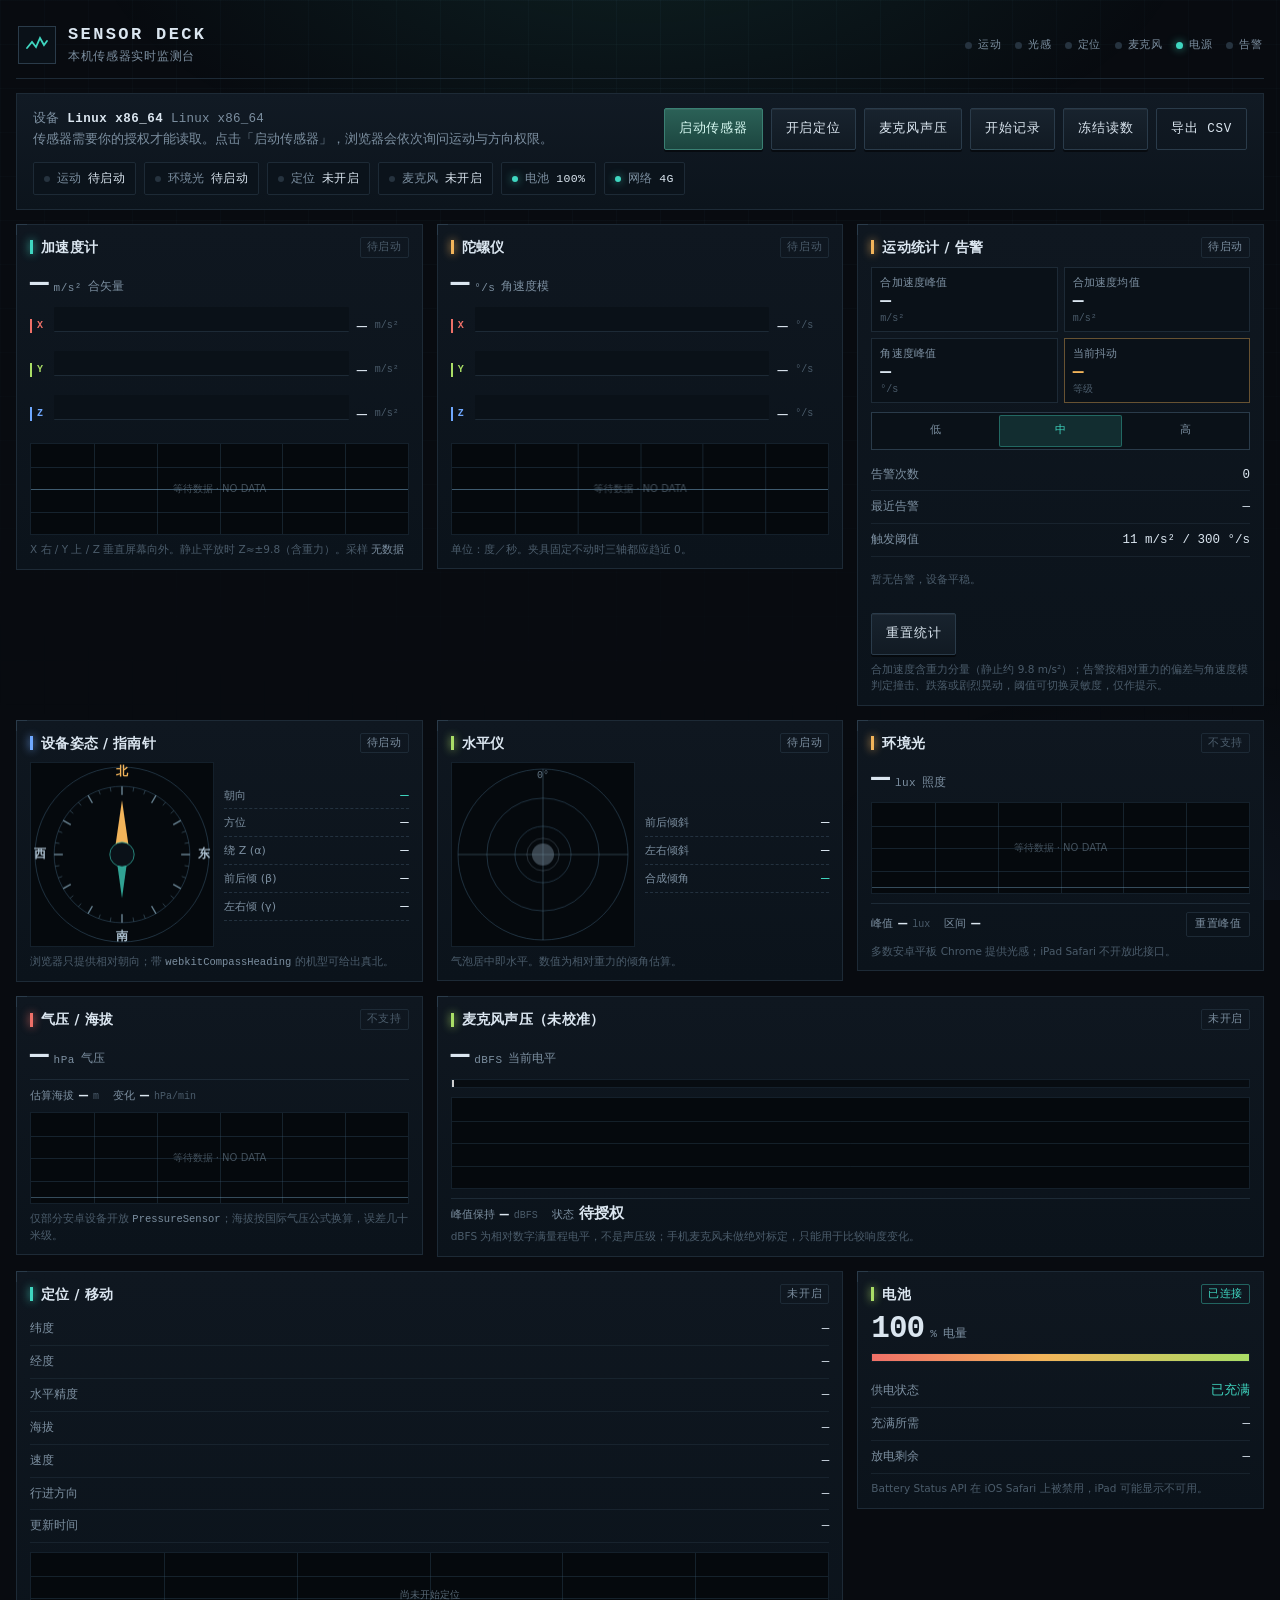
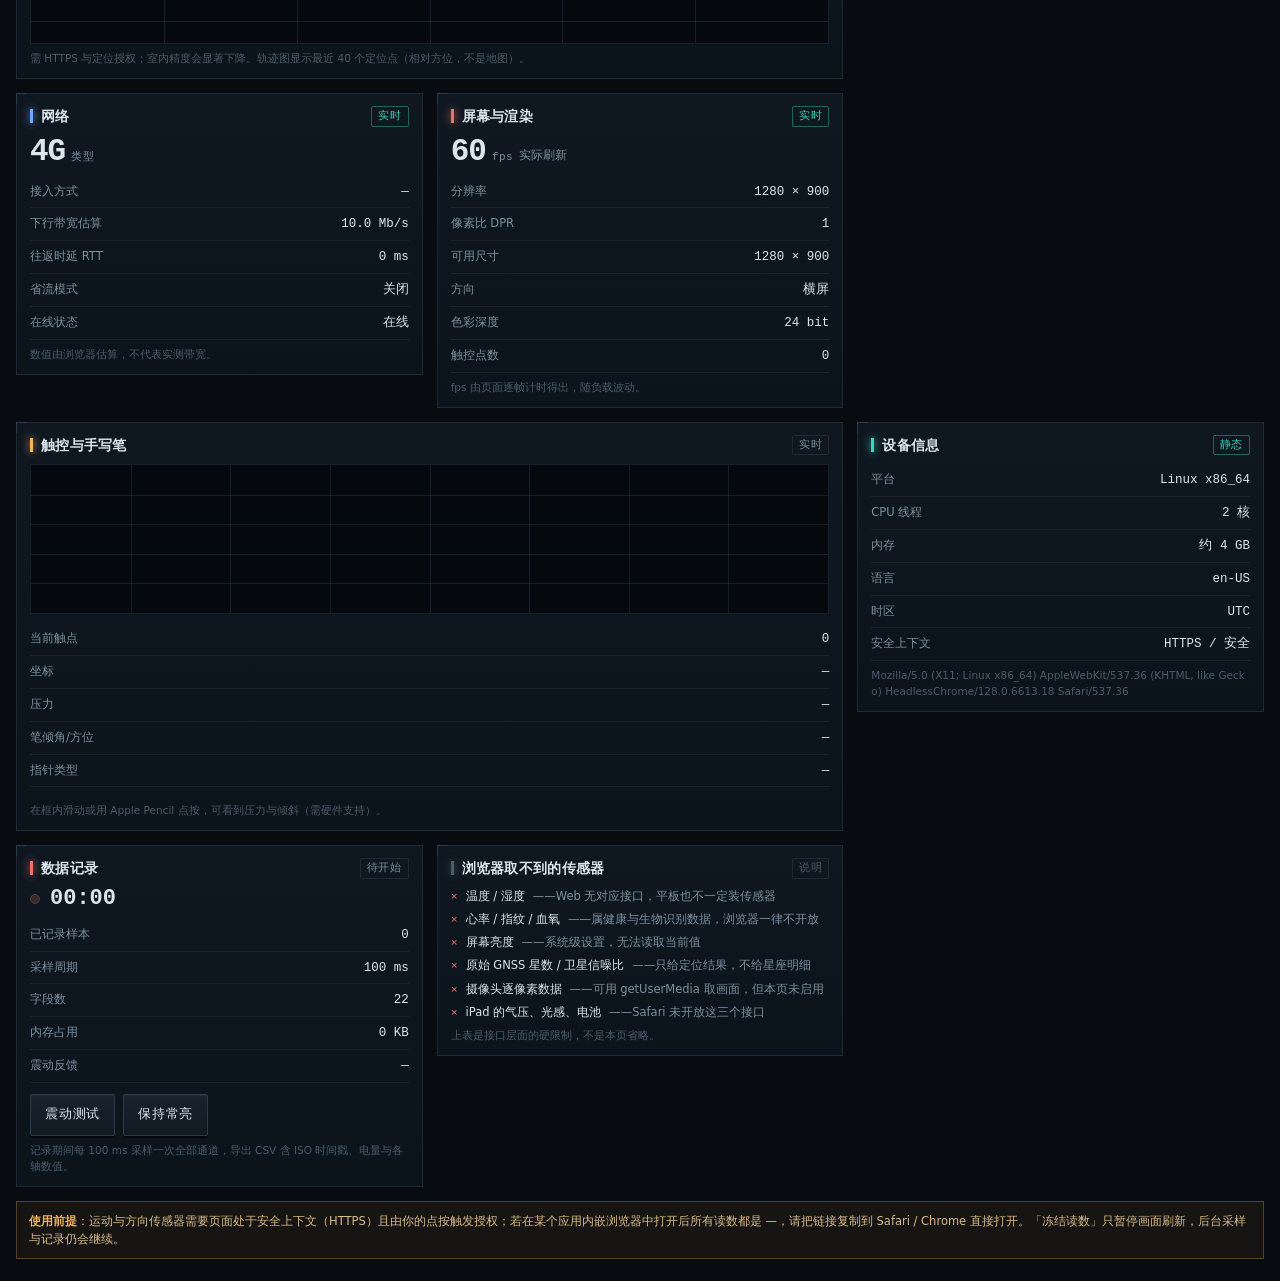
<file: sensor.html>
<!DOCTYPE html>
<html lang="zh-CN">
<head>
<meta charset="utf-8">
<meta name="viewport" content="width=device-width, initial-scale=1">
<title>传感器实时监测台 · SENSOR DECK</title>
<link rel="icon" href="data:image/svg+xml,%3Csvg xmlns='http://www.w3.org/2000/svg' viewBox='0 0 64 64'%3E%3Crect width='64' height='64' rx='8' fill='%230d141b'/%3E%3Cpath d='M6 44 L16 30 L24 38 L34 16 L44 34 L50 26 L58 40' fill='none' stroke='%233fd6c0' stroke-width='3.5'/%3E%3C/svg%3E">
<style>
:root{
  --bg:#080b10;
  --panel:#101822;
  --panel2:#0a1118;
  --screen:#05090d;
  --line:#1d2a36;
  --line2:#2a3b4a;
  --ink:#dbe6f0;
  --muted:#7c8fa0;
  --dim:#4b5c6b;
  --teal:#3fd6c0;
  --amber:#f2b45a;
  --rose:#ef7068;
  --blue:#6fa8ff;
  --lime:#a9dd66;
  --mono:ui-monospace,"SF Mono",SFMono-Regular,Menlo,"JetBrains Mono",monospace;
}
*{box-sizing:border-box}
html,body{margin:0;padding:0}
html{-webkit-text-size-adjust:100%}
body{
  background:var(--bg);color:var(--ink);
  font-family:system-ui,-apple-system,"PingFang SC","Hiragino Sans GB","Noto Sans SC",sans-serif;
  font-size:14px;line-height:1.45;min-height:100vh;
  -webkit-tap-highlight-color:transparent;
}
body::before{
  content:"";position:fixed;inset:0;z-index:0;pointer-events:none;
  background-image:
    linear-gradient(rgba(78,132,160,.055) 1px,transparent 1px),
    linear-gradient(90deg,rgba(78,132,160,.055) 1px,transparent 1px);
  background-size:44px 44px;
  -webkit-mask-image:radial-gradient(120% 90% at 50% 0%,#000 0%,rgba(0,0,0,.35) 65%,transparent 100%);
  mask-image:radial-gradient(120% 90% at 50% 0%,#000 0%,rgba(0,0,0,.35) 65%,transparent 100%);
}
body::after{
  content:"";position:fixed;inset:0;z-index:0;pointer-events:none;
  background:radial-gradient(900px 420px at 50% -8%,rgba(63,214,192,.10),transparent 62%),
             radial-gradient(700px 500px at 92% 108%,rgba(111,168,255,.07),transparent 60%);
}
.wrap{position:relative;z-index:1;max-width:1360px;margin:0 auto;padding:16px 16px 48px}

/* ===== 顶栏 ===== */
.bar{display:flex;align-items:center;justify-content:space-between;gap:16px;padding:10px 2px 14px;border-bottom:1px solid var(--line);margin-bottom:14px}
.brand{display:flex;align-items:center;gap:12px;min-width:0}
.logo{width:38px;height:38px;flex:0 0 38px;border:1px solid var(--line2);background:var(--panel2);display:grid;place-items:center}
.brand h1{margin:0;font:600 17px/1.1 var(--mono);letter-spacing:.14em}
.brand p{margin:3px 0 0;font-size:11.5px;color:var(--muted);letter-spacing:.06em}
.ledrow{display:flex;flex-wrap:wrap;gap:10px 14px;justify-content:flex-end}
.led{display:flex;align-items:center;gap:6px;font:500 11px/1 var(--mono);color:var(--muted);letter-spacing:.04em}
.dot{width:7px;height:7px;border-radius:50%;background:#26333f;box-shadow:none;transition:background .25s,box-shadow .25s}
.dot.on{background:var(--teal);box-shadow:0 0 8px rgba(63,214,192,.75)}
.dot.warn{background:var(--amber);box-shadow:0 0 8px rgba(242,180,90,.7)}
.dot.err{background:var(--rose);box-shadow:0 0 8px rgba(239,112,104,.7)}

/* ===== 启动区 ===== */
.power{grid-column:1/-1;border:1px solid var(--line);background:linear-gradient(180deg,#111a24,#0c141c);padding:14px 16px}
.power-top{display:flex;flex-wrap:wrap;gap:12px;align-items:center;justify-content:space-between}
.devline{font:500 12.5px/1.4 var(--mono);color:var(--muted);letter-spacing:.02em}
.devline b{color:var(--ink);font-weight:600;letter-spacing:.04em}
.gate-hint{font-size:12.5px;color:var(--muted);margin-top:2px;max-width:56em}
.actions{display:flex;flex-wrap:wrap;gap:8px}
.btn{
  appearance:none;border:1px solid var(--line2);background:linear-gradient(180deg,#18232e,#111a23);
  color:var(--ink);font:500 12.5px/1 var(--mono);letter-spacing:.06em;
  padding:11px 14px;border-radius:2px;cursor:pointer;
  box-shadow:inset 0 1px 0 rgba(255,255,255,.05),0 2px 0 rgba(0,0,0,.5);
  transition:transform .08s,filter .15s,border-color .15s;
  min-height:42px;
}
.btn:active{transform:translateY(1px);filter:brightness(1.12)}
.btn.primary{background:linear-gradient(180deg,#2b6157,#1c453f);border-color:#3a8073;color:#d9fbf4}
.btn.primary.live{background:linear-gradient(180deg,#7a3a33,#52241f);border-color:#a05a4f;color:#ffe6e2}
.btn.ghost{background:transparent;box-shadow:none}
.btn:disabled{opacity:.42;cursor:not-allowed}
.btn.on{border-color:var(--amber);color:var(--amber)}
.chips{display:flex;flex-wrap:wrap;gap:8px;margin-top:12px}
.chip{
  display:flex;align-items:center;gap:7px;padding:7px 10px;border:1px solid var(--line);
  background:#0b131b;font-size:11.5px;color:var(--muted);border-radius:2px;
}
.chip b{font:500 11.5px/1 var(--mono);color:var(--ink);letter-spacing:.03em}
.chip .dot{width:6px;height:6px}

/* ===== 栅格 ===== */
.grid{display:grid;grid-template-columns:minmax(0,1fr);gap:14px;align-items:start}
@media (min-width:820px){
  .grid{grid-template-columns:repeat(2,minmax(0,1fr))}
  .wide{grid-column:1/-1}
}
@media (min-width:1280px){
  .grid{grid-template-columns:repeat(3,minmax(0,1fr))}
  .wide{grid-column:span 2}
  .full{grid-column:1/-1}
}

/* ===== 面板 ===== */
.p{
  border:1px solid var(--line);background:linear-gradient(180deg,#0f1720,#0b131b);
  padding:12px 13px 11px;min-width:0;display:flex;flex-direction:column;gap:9px;
  position:relative;
}
.p::before{content:"";position:absolute;top:-1px;left:-1px;width:10px;height:10px;border-top:1px solid var(--line2);border-left:1px solid var(--line2)}
.p-head{display:flex;align-items:center;gap:8px;min-width:0}
.p-head h2{margin:0;font:600 13.5px/1.2 system-ui,-apple-system,"PingFang SC",sans-serif;letter-spacing:.02em;white-space:nowrap;overflow:hidden;text-overflow:ellipsis}
.ch{width:3px;height:14px;background:var(--c,var(--teal));flex:0 0 3px;box-shadow:0 0 8px var(--c,var(--teal))}
.p-head .tag{
  margin-left:auto;font:500 10.5px/1 var(--mono);color:var(--muted);
  border:1px solid var(--line);padding:4px 6px;border-radius:2px;letter-spacing:.06em;white-space:nowrap;
}
.p-head .tag.ok{color:var(--teal);border-color:rgba(63,214,192,.4)}
.p-head .tag.no{color:var(--dim)}
.p-head .tag.warn{color:var(--amber);border-color:rgba(242,180,90,.35)}
.p-foot{font-size:10.5px;color:var(--dim);line-height:1.5;margin-top:-2px}
.p-foot em{font-style:normal;color:var(--muted);font-family:var(--mono)}

/* 读数 */
.big{display:flex;align-items:baseline;gap:6px}
.big .n{font:600 31px/1 var(--mono);font-variant-numeric:tabular-nums;letter-spacing:-1px;min-width:0}
.big .u{font:500 11px/1 var(--mono);color:var(--muted);letter-spacing:.04em}
.big .cap{font-size:11.5px;color:var(--muted);align-self:flex-end;padding-bottom:3px}

.axes{display:grid;gap:5px}
.axis{display:grid;grid-template-columns:16px 1fr auto auto;align-items:center;gap:8px}
.axis i{
  font:600 10px/1 var(--mono);font-style:normal;color:var(--c);text-align:center;
  border-left:2px solid var(--c);padding:2px 0 2px 2px;
}
.axis .val{font:500 17px/1 var(--mono);font-variant-numeric:tabular-nums;letter-spacing:-.3px;text-align:right}
.axis em{font:400 10px/1 var(--mono);font-style:normal;color:var(--dim);min-width:34px}
.axis .bar{height:3px;background:#0a1118;position:relative;overflow:hidden;border-radius:1px}
.axis .bar span{position:absolute;top:0;bottom:0;left:50%;width:0;background:var(--c);opacity:.75}

.mag-row{display:flex;gap:14px;flex-wrap:wrap;align-items:baseline;border-top:1px solid var(--line);padding-top:8px}
.mag-row .item{display:flex;align-items:baseline;gap:5px}
.mag-row label{font-size:10.5px;color:var(--muted)}
.mag-row b{font:600 15px/1 var(--mono);font-variant-numeric:tabular-nums;color:var(--ink)}
.mag-row em{font:400 10px/1 var(--mono);font-style:normal;color:var(--dim)}

canvas.scope{display:block;width:100%;height:92px;background:var(--screen);border:1px solid #14202b}
canvas.tall{height:132px}

/* 仪表 / 罗盘 / 水平 */
.dial-box{display:grid;grid-template-columns:1fr 1fr;gap:10px;align-items:center}
#c-compass,#c-level{width:100%;height:auto;aspect-ratio:1/1;background:var(--screen);border:1px solid #14202b;display:block}
.dial-read{display:grid;gap:6px}
.kv{display:flex;align-items:baseline;justify-content:space-between;gap:8px;border-bottom:1px dashed rgba(45,62,77,.7);padding-bottom:5px}
.kv label{font-size:11px;color:var(--muted)}
.kv b{font:500 14px/1 var(--mono);font-variant-numeric:tabular-nums;color:var(--ink)}
.kv b.hl{color:var(--teal)}

/* 电平表 */
.meter{height:9px;background:#070c11;border:1px solid #14202b;position:relative;overflow:hidden}
.meter span{position:absolute;left:0;top:0;bottom:0;width:0;background:linear-gradient(90deg,var(--teal),var(--lime) 62%,var(--amber) 84%,var(--rose));transition:width .1s linear}
.meter .peak{position:absolute;top:-1px;bottom:-1px;width:2px;background:#fff;opacity:.8;left:0;transition:left .3s}

/* 状态说明区 */
.rows{display:grid;gap:0}
.row{display:grid;grid-template-columns:auto 1fr;gap:10px;padding:7px 0;border-bottom:1px solid rgba(29,42,54,.7);align-items:baseline}
.row label{font-size:11.5px;color:var(--muted);white-space:nowrap}
.row b{font:500 12.5px/1.35 var(--mono);font-variant-numeric:tabular-nums;color:var(--ink);text-align:right;justify-self:end;word-break:break-all}
.row b.dim{color:var(--dim);font-weight:400}
.row b.ok{color:var(--teal)}

/* 记录 */
.rec-line{display:flex;align-items:center;gap:10px;flex-wrap:wrap}
.rec-dot{width:10px;height:10px;border-radius:50%;background:#3a2a2a;border:1px solid #573c3c}
.rec-dot.live{background:var(--rose);box-shadow:0 0 10px rgba(239,112,104,.8);animation:blink 1.1s infinite}
@keyframes blink{0%,100%{opacity:1}50%{opacity:.35}}
.rec-time{font:600 22px/1 var(--mono);font-variant-numeric:tabular-nums;color:var(--ink)}

/* 触控板 */
#c-ptr{display:block;width:100%;height:150px;background:var(--screen);border:1px solid #14202b;touch-action:none}
.ptr-tags{display:flex;flex-wrap:wrap;gap:6px}
.ptr-tag{font:500 10.5px/1 var(--mono);color:var(--muted);border:1px solid var(--line);padding:4px 6px}

/* 不支持清单 */
.unavail{display:grid;gap:6px}
.unavail .u-item{display:flex;gap:8px;align-items:baseline;font-size:11.5px;color:var(--muted);line-height:1.5}
.unavail .u-item::before{content:"×";color:var(--rose);font-family:var(--mono);flex:0 0 auto}
.unavail .u-item b{color:var(--ink);font-weight:500}

/* ===== 统计与告警 ===== */
.stat-grid{display:grid;grid-template-columns:1fr 1fr;gap:6px}
.stat{border:1px solid var(--line);background:#0a1118;padding:7px 8px;display:grid;gap:2px;min-width:0}
.stat label{font-size:10.5px;color:var(--muted);letter-spacing:.02em;white-space:nowrap;overflow:hidden;text-overflow:ellipsis}
.stat b{font:600 18px/1.1 var(--mono);font-variant-numeric:tabular-nums;color:var(--ink)}
.stat em{font:400 10px/1 var(--mono);font-style:normal;color:var(--dim)}
.stat.hot{border-color:rgba(242,180,90,.4)}
.stat.hot b{color:var(--amber)}

.seg{display:flex;border:1px solid var(--line2);background:#0a1118;padding:2px;gap:2px}
.seg button{
  flex:1;appearance:none;border:0;background:transparent;color:var(--muted);
  font:500 11px/1 var(--mono);letter-spacing:.06em;padding:7px 4px;cursor:pointer;border-radius:2px;
  min-height:32px;
}
.seg button.on{background:rgba(63,214,192,.14);color:var(--teal);box-shadow:inset 0 0 0 1px rgba(63,214,192,.35)}

.alert-list{display:grid;gap:4px;min-height:38px;align-content:start}
.alert-empty{font-size:11px;color:var(--dim);padding:6px 0}
.alert-item{
  display:block;font:400 10.5px/1.5 var(--mono);color:var(--muted);
  border-left:2px solid var(--rose);padding:3px 0 3px 7px;
  background:linear-gradient(90deg,rgba(239,112,104,.08),transparent);
}
.alert-item b{color:var(--ink);font-weight:500}
.alert-item em{font-style:normal;color:var(--dim)}

.mini{
  appearance:none;border:1px solid var(--line);background:#0b131b;color:var(--muted);
  font:500 10.5px/1 var(--mono);padding:6px 8px;cursor:pointer;letter-spacing:.04em;border-radius:2px;
}
.mini:hover{color:var(--ink);border-color:var(--line2)}
.mini:active{transform:translateY(1px)}
.mag-row .mini{margin-left:auto}

.dot.alert{background:var(--rose);box-shadow:0 0 10px rgba(239,112,104,.9)}
body.alerting .dot.alert{animation:blink .8s infinite}

body.frozen .big .n,
body.frozen .axis .val,
body.frozen .kv b,
body.frozen .stat b,
body.frozen .row b{color:var(--dim)}
body.frozen canvas{opacity:.55}

.notice{
  grid-column:1/-1;border:1px solid rgba(242,180,90,.28);background:rgba(242,180,90,.06);
  padding:10px 12px;font-size:11.5px;color:#d8bb8b;line-height:1.6;
}
.notice b{color:var(--amber);font-weight:600}
</style>
</head>
<body>
<div class="wrap">

  <header class="bar">
    <div class="brand">
      <div class="logo" aria-hidden="true">
        <svg width="24" height="24" viewBox="0 0 24 24" fill="none" stroke="#3fd6c0" stroke-width="1.8" stroke-linecap="round">
          <path d="M2 15 L7 9 L11 14 L15 5 L19 12 L22 8"/>
        </svg>
      </div>
      <div>
        <h1>SENSOR DECK</h1>
        <p>本机传感器实时监测台</p>
      </div>
    </div>
    <div class="ledrow">
      <div class="led"><span class="dot" id="l-motion"></span>运动</div>
      <div class="led"><span class="dot" id="l-light"></span>光感</div>
      <div class="led"><span class="dot" id="l-geo"></span>定位</div>
      <div class="led"><span class="dot" id="l-mic"></span>麦克风</div>
      <div class="led"><span class="dot" id="l-bat"></span>电源</div>
      <div class="led"><span class="dot" id="l-alert"></span>告警</div>
    </div>
  </header>

  <div class="grid">

    <!-- ===== 启动 / 授权 ===== -->
    <section class="power">
      <div class="power-top">
        <div>
          <div class="devline">设备 <b id="dev-name">识别中…</b> <span id="dev-os"></span></div>
          <div class="gate-hint" id="gate-hint">传感器需要你的授权才能读取。点击「启动传感器」，浏览器会依次询问运动与方向权限。</div>
        </div>
        <div class="actions">
          <button class="btn primary" id="btn-start">启动传感器</button>
          <button class="btn" id="btn-geo">开启定位</button>
          <button class="btn" id="btn-mic">麦克风声压</button>
          <button class="btn" id="btn-record">开始记录</button>
          <button class="btn" id="btn-freeze">冻结读数</button>
          <button class="btn ghost" id="btn-export">导出 CSV</button>
        </div>
      </div>
      <div class="chips">
        <div class="chip"><span class="dot" id="c-motion"></span>运动 <b id="s-motion">待启动</b></div>
        <div class="chip"><span class="dot" id="d-lux"></span>环境光 <b id="s-light">待启动</b></div>
        <div class="chip"><span class="dot" id="d-gps"></span>定位 <b id="s-geo">未开启</b></div>
        <div class="chip"><span class="dot" id="c-mic"></span>麦克风 <b id="s-mic">未开启</b></div>
        <div class="chip"><span class="dot" id="c-bat"></span>电池 <b id="s-bat">—</b></div>
        <div class="chip"><span class="dot" id="c-net"></span>网络 <b id="s-net">—</b></div>
      </div>
    </section>

    <!-- ===== 加速度计 ===== -->
    <section class="p" id="panel-accel">
      <div class="p-head">
        <span class="ch" style="--c:var(--teal)"></span>
        <h2>加速度计</h2>
        <span class="tag" id="a-src">待启动</span>
      </div>
      <div class="big"><span class="n" id="a-mag">—</span><span class="u">m/s²</span><span class="cap">合矢量</span></div>
      <div class="axes">
        <div class="axis"><i style="--c:var(--rose)">X</i><div class="bar"><span id="a-bx"></span></div><span class="val" id="a-x">—</span><em>m/s²</em></div>
        <div class="axis"><i style="--c:var(--lime)">Y</i><div class="bar"><span id="a-by"></span></div><span class="val" id="a-y">—</span><em>m/s²</em></div>
        <div class="axis"><i style="--c:var(--blue)">Z</i><div class="bar"><span id="a-bz"></span></div><span class="val" id="a-z">—</span><em>m/s²</em></div>
      </div>
      <canvas class="scope" id="c-accel"></canvas>
      <div class="p-foot">X 右 / Y 上 / Z 垂直屏幕向外。静止平放时 Z≈±9.8（含重力）。采样 <em id="a-rate">—</em></div>
    </section>

    <!-- ===== 陀螺仪 ===== -->
    <section class="p" id="panel-gyro">
      <div class="p-head">
        <span class="ch" style="--c:var(--amber)"></span>
        <h2>陀螺仪</h2>
        <span class="tag" id="g-src">待启动</span>
      </div>
      <div class="big"><span class="n" id="g-mag">—</span><span class="u">°/s</span><span class="cap">角速度模</span></div>
      <div class="axes">
        <div class="axis"><i style="--c:var(--rose)">X</i><div class="bar"><span id="g-bx"></span></div><span class="val" id="g-x">—</span><em>°/s</em></div>
        <div class="axis"><i style="--c:var(--lime)">Y</i><div class="bar"><span id="g-by"></span></div><span class="val" id="g-y">—</span><em>°/s</em></div>
        <div class="axis"><i style="--c:var(--blue)">Z</i><div class="bar"><span id="g-bz"></span></div><span class="val" id="g-z">—</span><em>°/s</em></div>
      </div>
      <canvas class="scope" id="c-gyro"></canvas>
      <div class="p-foot">单位：度／秒。夹具固定不动时三轴都应趋近 0。</div>
    </section>

    <!-- ===== 统计与告警 ===== -->
    <section class="p" id="panel-stats">
      <div class="p-head">
        <span class="ch" style="--c:var(--amber)"></span>
        <h2>运动统计 / 告警</h2>
        <span class="tag" id="st-src">待启动</span>
      </div>
      <div class="stat-grid">
        <div class="stat" id="stat-apeak"><label>合加速度峰值</label><b id="st-apeak">—</b><em>m/s²</em></div>
        <div class="stat" id="stat-amean"><label>合加速度均值</label><b id="st-amean">—</b><em>m/s²</em></div>
        <div class="stat" id="stat-gpeak"><label>角速度峰值</label><b id="st-gpeak">—</b><em>°/s</em></div>
        <div class="stat hot" id="stat-level"><label>当前抖动</label><b id="st-level">—</b><em id="st-level-u">等级</em></div>
      </div>
      <div class="seg" id="seg-sens" role="group" aria-label="告警灵敏度">
        <button type="button" data-sens="low">低</button>
        <button type="button" data-sens="mid" class="on">中</button>
        <button type="button" data-sens="high">高</button>
      </div>
      <div class="rows">
        <div class="row"><label>告警次数</label><b id="st-count">0</b></div>
        <div class="row"><label>最近告警</label><b id="st-last">—</b></div>
        <div class="row"><label>触发阈值</label><b id="st-th">—</b></div>
      </div>
      <div class="alert-list" id="st-log" aria-live="polite">
        <div class="alert-empty">暂无告警，设备平稳。</div>
      </div>
      <div class="actions"><button class="btn" id="btn-reset">重置统计</button></div>
      <div class="p-foot">合加速度含重力分量（静止约 9.8 m/s²）；告警按相对重力的偏差与角速度模判定撞击、跌落或剧烈晃动，阈值可切换灵敏度，仅作提示。</div>
    </section>

    <!-- ===== 姿态与指南针 ===== -->
    <section class="p" id="panel-orient">
      <div class="p-head">
        <span class="ch" style="--c:var(--blue)"></span>
        <h2>设备姿态 / 指南针</h2>
        <span class="tag" id="o-src">待启动</span>
      </div>
      <div class="dial-box">
        <canvas id="c-compass"></canvas>
        <div class="dial-read">
          <div class="kv"><label>朝向</label><b class="hl" id="o-hdg">—</b></div>
          <div class="kv"><label>方位</label><b id="o-dir">—</b></div>
          <div class="kv"><label>绕 Z (α)</label><b id="o-a">—</b></div>
          <div class="kv"><label>前后倾 (β)</label><b id="o-b">—</b></div>
          <div class="kv"><label>左右倾 (γ)</label><b id="o-g">—</b></div>
        </div>
      </div>
      <div class="p-foot">浏览器只提供相对朝向；带 <em>webkitCompassHeading</em> 的机型可给出真北。</div>
    </section>

    <!-- ===== 水平仪 ===== -->
    <section class="p" id="panel-level">
      <div class="p-head">
        <span class="ch" style="--c:var(--lime)"></span>
        <h2>水平仪</h2>
        <span class="tag" id="lv-src">待启动</span>
      </div>
      <div class="dial-box">
        <canvas id="c-level"></canvas>
        <div class="dial-read">
          <div class="kv"><label>前后倾斜</label><b id="lv-x">—</b></div>
          <div class="kv"><label>左右倾斜</label><b id="lv-y">—</b></div>
          <div class="kv"><label>合成倾角</label><b class="hl" id="lv-t">—</b></div>
        </div>
      </div>
      <div class="p-foot">气泡居中即水平。数值为相对重力的倾角估算。</div>
    </section>

    <!-- ===== 环境光 ===== -->
    <section class="p" id="panel-light">
      <div class="p-head">
        <span class="ch" style="--c:var(--amber)"></span>
        <h2>环境光</h2>
        <span class="tag" id="lt-src">待启动</span>
      </div>
      <div class="big"><span class="n" id="lt-val">—</span><span class="u">lux</span><span class="cap">照度</span></div>
      <canvas class="scope" id="c-light"></canvas>
      <div class="mag-row">
        <div class="item"><label>峰值</label><b id="lt-peak">—</b><em>lux</em></div>
        <div class="item"><label>区间</label><b id="lt-zone">—</b></div>
        <button class="mini" id="btn-lt-reset" type="button">重置峰值</button>
      </div>
      <div class="p-foot">多数安卓平板 Chrome 提供光感；iPad Safari 不开放此接口。</div>
    </section>

    <!-- ===== 气压 / 海拔 ===== -->
    <section class="p" id="panel-bar">
      <div class="p-head">
        <span class="ch" style="--c:var(--rose)"></span>
        <h2>气压 / 海拔</h2>
        <span class="tag" id="bar-src">待启动</span>
      </div>
      <div class="big"><span class="n" id="bar-val">—</span><span class="u">hPa</span><span class="cap">气压</span></div>
      <div class="mag-row">
        <div class="item"><label>估算海拔</label><b id="bar-alt">—</b><em>m</em></div>
        <div class="item"><label>变化</label><b id="bar-d">—</b><em>hPa/min</em></div>
      </div>
      <canvas class="scope" id="c-bar"></canvas>
      <div class="p-foot">仅部分安卓设备开放 <em>PressureSensor</em>；海拔按国际气压公式换算，误差几十米级。</div>
    </section>

    <!-- ===== 麦克风声压 ===== -->
    <section class="p wide" id="panel-mic">
      <div class="p-head">
        <span class="ch" style="--c:var(--lime)"></span>
        <h2>麦克风声压（未校准）</h2>
        <span class="tag" id="mic-src">未开启</span>
      </div>
      <div class="big"><span class="n" id="db-val">—</span><span class="u">dBFS</span><span class="cap">当前电平</span></div>
      <div class="meter"><span id="db-bar"></span><span class="peak" id="db-peak-bar"></span></div>
      <canvas class="scope" id="c-spectrum"></canvas>
      <div class="mag-row">
        <div class="item"><label>峰值保持</label><b id="db-peak">—</b><em>dBFS</em></div>
        <div class="item"><label>状态</label><b id="mic-state">待授权</b></div>
      </div>
      <div class="p-foot">dBFS 为相对数字满量程电平，不是声压级；手机麦克风未做绝对标定，只能用于比较响度变化。</div>
    </section>

    <!-- ===== 定位 ===== -->
    <section class="p wide" id="panel-geo">
      <div class="p-head">
        <span class="ch" style="--c:var(--teal)"></span>
        <h2>定位 / 移动</h2>
        <span class="tag" id="geo-src">未开启</span>
      </div>
      <div class="rows">
        <div class="row"><label>纬度</label><b id="geo-lat">—</b></div>
        <div class="row"><label>经度</label><b id="geo-lng">—</b></div>
        <div class="row"><label>水平精度</label><b id="geo-acc">—</b></div>
        <div class="row"><label>海拔</label><b id="geo-alt">—</b></div>
        <div class="row"><label>速度</label><b id="geo-spd">—</b></div>
        <div class="row"><label>行进方向</label><b id="geo-hdg">—</b></div>
        <div class="row"><label>更新时间</label><b id="geo-t">—</b></div>
      </div>
      <canvas class="scope" id="c-geo"></canvas>
      <div class="p-foot">需 HTTPS 与定位授权；室内精度会显著下降。轨迹图显示最近 40 个定位点（相对方位，不是地图）。</div>
    </section>

    <!-- ===== 电源 ===== -->
    <section class="p" id="panel-bat">
      <div class="p-head">
        <span class="ch" style="--c:var(--lime)"></span>
        <h2>电池</h2>
        <span class="tag" id="bat-src">读取中</span>
      </div>
      <div class="big"><span class="n" id="bat-pct">—</span><span class="u">%</span><span class="cap">电量</span></div>
      <div class="meter"><span id="bat-bar" style="background:linear-gradient(90deg,var(--rose),var(--amber) 45%,var(--lime))"></span></div>
      <div class="rows" style="margin-top:4px">
        <div class="row"><label>供电状态</label><b id="bat-state">—</b></div>
        <div class="row"><label>充满所需</label><b id="bat-eta">—</b></div>
        <div class="row"><label>放电剩余</label><b id="bat-left">—</b></div>
      </div>
      <div class="p-foot">Battery Status API 在 iOS Safari 上被禁用，iPad 可能显示不可用。</div>
    </section>

    <!-- ===== 网络 ===== -->
    <section class="p" id="panel-net">
      <div class="p-head">
        <span class="ch" style="--c:var(--blue)"></span>
        <h2>网络</h2>
        <span class="tag" id="net-src">读取中</span>
      </div>
      <div class="big"><span class="n" id="net-type">—</span><span class="u" id="net-type-u">类型</span></div>
      <div class="rows">
        <div class="row"><label>接入方式</label><b id="net-kind">—</b></div>
        <div class="row"><label>下行带宽估算</label><b id="net-down">—</b></div>
        <div class="row"><label>往返时延 RTT</label><b id="net-rtt">—</b></div>
        <div class="row"><label>省流模式</label><b id="net-save">—</b></div>
        <div class="row"><label>在线状态</label><b id="net-on">—</b></div>
      </div>
      <div class="p-foot">数值由浏览器估算，不代表实测带宽。</div>
    </section>

    <!-- ===== 屏幕 / 性能 ===== -->
    <section class="p" id="panel-screen">
      <div class="p-head">
        <span class="ch" style="--c:var(--rose)"></span>
        <h2>屏幕与渲染</h2>
        <span class="tag ok" id="scr-src">实时</span>
      </div>
      <div class="big"><span class="n" id="scr-fps">—</span><span class="u">fps</span><span class="cap">实际刷新</span></div>
      <div class="rows">
        <div class="row"><label>分辨率</label><b id="scr-res">—</b></div>
        <div class="row"><label>像素比 DPR</label><b id="scr-dpr">—</b></div>
        <div class="row"><label>可用尺寸</label><b id="scr-avail">—</b></div>
        <div class="row"><label>方向</label><b id="scr-orient">—</b></div>
        <div class="row"><label>色彩深度</label><b id="scr-color">—</b></div>
        <div class="row"><label>触控点数</label><b id="scr-touch">—</b></div>
      </div>
      <div class="p-foot">fps 由页面逐帧计时得出，随负载波动。</div>
    </section>

    <!-- ===== 触控 / 手写笔 ===== -->
    <section class="p wide" id="panel-ptr">
      <div class="p-head">
        <span class="ch" style="--c:var(--amber)"></span>
        <h2>触控与手写笔</h2>
        <span class="tag" id="ptr-src">实时</span>
      </div>
      <canvas id="c-ptr"></canvas>
      <div class="rows">
        <div class="row"><label>当前触点</label><b id="pt-count">0</b></div>
        <div class="row"><label>坐标</label><b id="pt-xy">—</b></div>
        <div class="row"><label>压力</label><b id="pt-press">—</b></div>
        <div class="row"><label>笔倾角/方位</label><b id="pt-tilt">—</b></div>
        <div class="row"><label>指针类型</label><b id="pt-type">—</b></div>
      </div>
      <div class="ptr-tags" id="ptr-tags"></div>
      <div class="p-foot">在框内滑动或用 Apple Pencil 点按，可看到压力与倾斜（需硬件支持）。</div>
    </section>

    <!-- ===== 设备信息 ===== -->
    <section class="p" id="panel-dev">
      <div class="p-head">
        <span class="ch" style="--c:var(--teal)"></span>
        <h2>设备信息</h2>
        <span class="tag ok">静态</span>
      </div>
      <div class="rows">
        <div class="row"><label>平台</label><b id="d-plat">—</b></div>
        <div class="row"><label>CPU 线程</label><b id="d-cores">—</b></div>
        <div class="row"><label>内存</label><b id="d-mem">—</b></div>
        <div class="row"><label>语言</label><b id="d-lang">—</b></div>
        <div class="row"><label>时区</label><b id="d-tz">—</b></div>
        <div class="row"><label>安全上下文</label><b id="d-sec">—</b></div>
      </div>
      <div class="p-foot" id="d-ua" style="word-break:break-all">—</div>
    </section>

    <!-- ===== 记录 ===== -->
    <section class="p" id="panel-rec">
      <div class="p-head">
        <span class="ch" style="--c:var(--rose)"></span>
        <h2>数据记录</h2>
        <span class="tag" id="rec-src">待开始</span>
      </div>
      <div class="rec-line">
        <span class="rec-dot" id="rec-dot"></span>
        <span class="rec-time" id="rec-time">00:00</span>
      </div>
      <div class="rows">
        <div class="row"><label>已记录样本</label><b id="rec-count">0</b></div>
        <div class="row"><label>采样周期</label><b id="rec-int">100 ms</b></div>
        <div class="row"><label>字段数</label><b id="rec-fields">0</b></div>
        <div class="row"><label>内存占用</label><b id="rec-size">0 KB</b></div>
        <div class="row"><label>震动反馈</label><b id="vib-state">—</b></div>
      </div>
      <div class="actions" style="margin-top:2px">
        <button class="btn" id="btn-vibrate">震动测试</button>
        <button class="btn" id="btn-wake">保持常亮</button>
      </div>
      <div class="p-foot">记录期间每 100 ms 采样一次全部通道，导出 CSV 含 ISO 时间戳、电量与各轴数值。</div>
    </section>

    <!-- ===== 不可读取清单 ===== -->
    <section class="p" id="panel-unavail">
      <div class="p-head">
        <span class="ch" style="--c:var(--dim)"></span>
        <h2>浏览器取不到的传感器</h2>
        <span class="tag no">说明</span>
      </div>
      <div class="unavail">
        <div class="u-item"><b>温度 / 湿度</b>——Web 无对应接口，平板也不一定装传感器</div>
        <div class="u-item"><b>心率 / 指纹 / 血氧</b>——属健康与生物识别数据，浏览器一律不开放</div>
        <div class="u-item"><b>屏幕亮度</b>——系统级设置，无法读取当前值</div>
        <div class="u-item"><b>原始 GNSS 星数 / 卫星信噪比</b>——只给定位结果，不给星座明细</div>
        <div class="u-item"><b>摄像头逐像素数据</b>——可用 getUserMedia 取画面，但本页未启用</div>
        <div class="u-item"><b>iPad 的气压、光感、电池</b>——Safari 未开放这三个接口</div>
      </div>
      <div class="p-foot">上表是接口层面的硬限制，不是本页省略。</div>
    </section>

    <div class="notice">
      <b>使用前提</b>：运动与方向传感器需要页面处于安全上下文（HTTPS）且由你的点按触发授权；若在某个应用内嵌浏览器中打开后所有读数都是 —，请把链接复制到 Safari / Chrome 直接打开。「冻结读数」只暂停画面刷新，后台采样与记录仍会继续。
    </div>

  </div>
</div>

<script>
/* ============ 基础工具 ============ */
let $ = function(id){ return document.getElementById(id); };
const num = function(v){ return typeof v === 'number' && isFinite(v); };
const fx = function(v, d){ return num(v) ? v.toFixed(d === undefined ? 2 : d) : '—'; };
const clamp = function(v, a, b){ return Math.min(b, Math.max(a, v)); };
const txtCache = new WeakMap();
function T(el, s){
  if(!el) return;
  if(txtCache.get(el) !== s){ el.textContent = s; txtCache.set(el, s); }
}
function setTag(el, text, cls){
  if(!el) return;
  T(el, text);
  el.className = 'tag' + (cls ? ' ' + cls : '');
}
function setDot(el, state){
  if(!el) return;
  el.className = 'dot' + (state ? ' ' + state : '');
}
function ledState(id, state){ setDot($(id), state); }

/* ============ 数据模型 ============ */
const D = {
  ax: null, ay: null, az: null, aSrc: '',
  gx: null, gy: null, gz: null, gSrc: '',
  alpha: null, beta: null, gamma: null, heading: null, headingAbs: false,
  lux: null, luxPeak: null, pressure: null, pressureRate: null,
  db: null, dbPeak: null,
  lat: null, lng: null, geoAcc: null, geoAlt: null, geoSpd: null, geoHdg: null,
  geoTime: null
};
let accelReadings = 0, gyroReadings = 0;
let rateStamp = performance.now(), accelHz = null, gyroHz = null;
const started = { motion: false, light: false, geo: false, mic: false };
let frozen = false;
const pad2 = function(n){ return String(n).padStart(2, '0'); };

/* 告警灵敏度：a 为相对重力的加速度偏差阈值（m/s²），g 为角速度模阈值（°/s） */
const SENS = {
  low:  { a: 18, g: 520, label: '低' },
  mid:  { a: 11, g: 300, label: '中' },
  high: { a: 6,  g: 180, label: '高' }
};
let sens = 'mid';
const stat = { peakA: 0, peakG: 0, win: [], count: 0, last: 0, log: [], cool: 0, live: false };
const STAT_WIN = 150;

/* ============ 设备识别 ============ */
const UA = navigator.userAgent || '';
const isIPad = /iPad/.test(UA) || (navigator.platform === 'MacIntel' && navigator.maxTouchPoints > 1);
const isIOS = isIPad || /iPhone|iPod/.test(UA);
const isAndroid = /Android/.test(UA);
function deviceName(){
  if(isIPad) return 'iPad';
  if(/iPhone/.test(UA)) return 'iPhone';
  if(isAndroid){
    const m = UA.match(/Android[^;]*;\s*([^;)]+?)(?:\s*Build|\))/);
    if(m && m[1]) return m[1].trim();
    return 'Android 平板 / 手机';
  }
  return navigator.platform || '未知设备';
}

/* ============ 画布基类 ============ */
const dpr = function(){ return Math.min(window.devicePixelRatio || 1, 2.5); };
function fitCanvas(cv){
  if(!cv) return false;
  const w = cv.clientWidth, h = cv.clientHeight;
  if(!w || !h) return false;
  const r = dpr();
  if(cv.width !== Math.round(w * r) || cv.height !== Math.round(h * r)){
    cv.width = Math.round(w * r);
    cv.height = Math.round(h * r);
  }
  const ctx = cv.getContext('2d');
  ctx.setTransform(r, 0, 0, r, 0, 0);
  return { ctx: ctx, w: w, h: h };
}

const Scopes = [];
function Scope(cv, opt){
  this.cv = cv;
  this.n = opt.n || 120;
  this.colors = opt.colors;
  this.sym = !!opt.sym;
  this.fixed = opt.fixed || null;
  this.kind = opt.kind || 'line';
  this.buf = opt.colors.map(function(){ return []; });
  this.range = this.fixed ? this.fixed.slice() : [0, 1];
  Scopes.push(this);
}
Scope.prototype.hasData = function(){
  for(let i = 0; i < this.buf.length; i++){ if(this.buf[i].length > 1) return true; }
  return false;
};
Scope.prototype.push = function(vals){
  for(let i = 0; i < this.buf.length; i++){
    const v = vals[i];
    this.buf[i].push(num(v) ? v : (this.buf[i].length ? this.buf[i][this.buf[i].length - 1] : 0));
    if(this.buf[i].length > this.n) this.buf[i].shift();
  }
};
Scope.prototype.recalc = function(){
  if(this.fixed) return;
  let lo = Infinity, hi = -Infinity;
  for(let i = 0; i < this.buf.length; i++){
    const b = this.buf[i];
    for(let j = 0; j < b.length; j++){ if(b[j] < lo) lo = b[j]; if(b[j] > hi) hi = b[j]; }
  }
  if(!isFinite(lo)){ lo = 0; hi = 1; }
  if(this.sym){
    const m = Math.max(Math.abs(lo), Math.abs(hi), 1);
    lo = -m * 1.1; hi = m * 1.1;
  } else {
    const span = Math.max(hi - lo, 1);
    lo = lo - span * 0.08; hi = hi + span * 0.08;
  }
  if(lo === hi){ hi = lo + 1; }
  this.range = [lo, hi];
};
Scope.prototype.draw = function(){
  const g = fitCanvas(this.cv);
  if(!g) return;
  const ctx = g.ctx, w = g.w, h = g.h;
  this.recalc();
  const lo = this.range[0], hi = this.range[1];
  ctx.clearRect(0, 0, w, h);
  ctx.fillStyle = '#05090d';
  ctx.fillRect(0, 0, w, h);

  ctx.strokeStyle = 'rgba(60,92,116,.32)';
  ctx.lineWidth = 1;
  for(let i = 1; i < 4; i++){
    const y = Math.round(h * i / 4) + .5;
    ctx.beginPath(); ctx.moveTo(0, y); ctx.lineTo(w, y); ctx.stroke();
  }
  for(let i = 1; i < 6; i++){
    const x = Math.round(w * i / 6) + .5;
    ctx.beginPath(); ctx.moveTo(x, 0); ctx.lineTo(x, h); ctx.stroke();
  }
  if(lo < 0 && hi > 0){
    const zy = Math.round(h - (0 - lo) / (hi - lo) * h) + .5;
    ctx.strokeStyle = 'rgba(120,170,200,.42)';
    ctx.beginPath(); ctx.moveTo(0, zy); ctx.lineTo(w, zy); ctx.stroke();
  }

  if(!this.hasData()){
    ctx.save();
    ctx.fillStyle = 'rgba(140,165,185,.45)';
    ctx.font = '10px system-ui,-apple-system,"PingFang SC",sans-serif';
    ctx.textAlign = 'center';
    ctx.textBaseline = 'middle';
    ctx.fillText('等待数据 · NO DATA', w / 2, h / 2);
    ctx.restore();
    return;
  }

  const n = this.n;
  for(let s = 0; s < this.buf.length; s++){
    const b = this.buf[s];
    if(b.length < 2) continue;
    const off = n - b.length;
    ctx.strokeStyle = this.colors[s];
    ctx.lineWidth = 1.4;
    ctx.beginPath();
    for(let i = 0; i < b.length; i++){
      const x = (off + i) / (n - 1) * w;
      const y = h - (b[i] - lo) / (hi - lo) * h;
      if(i === 0) ctx.moveTo(x, clamp(y, -20, h + 20));
      else ctx.lineTo(x, clamp(y, -20, h + 20));
    }
    ctx.stroke();
    const lastX = (off + b.length - 1) / (n - 1) * w;
    const lastY = h - (b[b.length - 1] - lo) / (hi - lo) * h;
    ctx.fillStyle = this.colors[s];
    ctx.beginPath(); ctx.arc(lastX - 1.5, clamp(lastY, 0, h), 2.2, 0, Math.PI * 2); ctx.fill();
  }

  ctx.fillStyle = 'rgba(140,165,185,.62)';
  ctx.font = '9px ui-monospace,Menlo,monospace';
  ctx.textAlign = 'left';
  ctx.fillText(hi.toFixed(Math.abs(hi) > 100 ? 0 : 1), 4, 11);
  ctx.fillText(lo.toFixed(Math.abs(lo) > 100 ? 0 : 1), 4, h - 4);
};

/* ============ 运动传感器 ============ */
let sensors = { accel: null, gyro: null, light: null, pressure: null, orientation: null };

function requestMotionPermission(){
  return new Promise(function(resolve){
    const needs = [];
    try{
      if(typeof DeviceMotionEvent !== 'undefined' && typeof DeviceMotionEvent.requestPermission === 'function'){
        needs.push(DeviceMotionEvent.requestPermission());
      }
      if(typeof DeviceOrientationEvent !== 'undefined' && typeof DeviceOrientationEvent.requestPermission === 'function'){
        needs.push(DeviceOrientationEvent.requestPermission());
      }
    }catch(e){}
    if(!needs.length){ resolve('none'); return; }
    Promise.all(needs).then(function(rs){
      resolve(rs.every(function(r){ return r === 'granted'; }) ? 'granted' : 'denied');
    }).catch(function(){ resolve('denied'); });
  });
}

function startGeneric(ctorName, freq, apply){
  try{
    const C = window[ctorName];
    if(!C) return null;
    const s = new C({ frequency: freq });
    s.addEventListener('reading', function(){ apply(s); });
    s.addEventListener('error', function(e){ console.warn(ctorName, e); });
    s.start();
    return s;
  }catch(e){ return null; }
}

function startMotion(perm){
  if(started.motion) return;
  const genericAccel = startGeneric('Accelerometer', 60, function(s){
    D.ax = s.x; D.ay = s.y; D.az = s.z;
    if(!D.aSrc || D.aSrc === 'ios') D.aSrc = 'generic';
    accelReadings++;
  });
  if(genericAccel) sensors.accel = genericAccel;

  const genericGyro = startGeneric('Gyroscope', 60, function(s){
    D.gx = s.x; D.gy = s.y; D.gz = s.z;
    D.gSrc = 'generic';
    gyroReadings++;
  });
  if(genericGyro) sensors.gyro = genericGyro;

  /* 方向：全平台可用，iOS 需授权 */
  window.addEventListener('deviceorientationabsolute', onOrient, true);
  window.addEventListener('deviceorientation', onOrient, true);

  if(!genericAccel || !genericGyro){
    window.addEventListener('devicemotion', function(e){
      const ag = e.accelerationIncludingGravity;
      const acc = e.acceleration;
      if(!D.aSrc || D.aSrc !== 'generic'){
        if(acc && (num(acc.x) || num(acc.y) || num(acc.z))){
          D.ax = acc.x; D.ay = acc.y; D.az = acc.z; D.aSrc = 'net';
        } else if(ag){
          D.ax = ag.x; D.ay = ag.y; D.az = ag.z; D.aSrc = 'ios';
        }
        accelReadings++;
      }
      const rr = e.rotationRate;
      if((!D.gSrc || D.gSrc !== 'generic') && rr){
        D.gx = rr.beta; D.gy = rr.gamma; D.gz = rr.alpha; D.gSrc = 'ios';
        gyroReadings++;
      }
    }, true);
  }

  started.motion = true;
  renderSourceTags();
}

let hasAbsOrient = false;
function onOrient(e){
  /* 绝对方向优先，避免相对方向事件把真北覆盖掉 */
  if(e.type === 'deviceorientation' && hasAbsOrient) return;
  if(e.type === 'deviceorientationabsolute') hasAbsOrient = true;
  if(num(e.alpha)) D.alpha = e.alpha;
  if(num(e.beta)) D.beta = e.beta;
  if(num(e.gamma)) D.gamma = e.gamma;
  if(num(e.webkitCompassHeading)){
    D.heading = e.webkitCompassHeading; D.headingAbs = true;
  } else if(num(e.alpha)){
    D.heading = (360 - e.alpha) % 360; D.headingAbs = !!(e.absolute);
  }
  if(!D.aSrc){
    /* 只有方向没有加速度的机型，用倾角估算重力分量 */
  }
  renderSourceTags();
}

function startExtras(){
  /* 可重复调用：只补启动尚未成功的通道，避免重复注册 */
  if(!sensors.light){
    const al = startGeneric('AmbientLightSensor', 5, function(s){
      if(num(s.illuminance)) D.lux = s.illuminance;
    });
    if(al){ sensors.light = al; started.light = true; }
  }

  if(!sensors.pressure){
    const onP = function(s){ if(num(s.pressure)) D.pressure = s.pressure; };
    const ps = startGeneric('PressureSensor', 5, onP) || startGeneric('Barometer', 5, onP);
    if(ps) sensors.pressure = ps;
  }

  renderSourceTags();
}

/* ============ 定位 ============ */
let geoWatch = null;
function startGeo(){
  if(!navigator.geolocation){
    setTag($('geo-src'), '不支持', 'no');
    return;
  }
  if(geoWatch !== null) navigator.geolocation.clearWatch(geoWatch);
  setTag($('geo-src'), '定位中…', 'warn');
  geoWatch = navigator.geolocation.watchPosition(function(p){
    const c = p.coords;
    D.lat = c.latitude; D.lng = c.longitude;
    D.geoAcc = c.accuracy; D.geoAlt = c.altitude;
    D.geoSpd = c.speed; D.geoHdg = c.heading;
    D.geoTime = Date.now();
    pushGeoPoint(D.lat, D.lng);
    started.geo = true;
    setTag($('geo-src'), '已定位', 'ok');
    setDot($('d-gps'), 'on'); ledState('l-geo', 'on');
    T($('s-geo'), '运行中');
  }, function(err){
    const msgs = { 1: '权限被拒绝', 2: '无法获取位置', 3: '超时' };
    setTag($('geo-src'), msgs[err.code] || '失败', 'no');
    setDot($('d-gps'), 'err'); ledState('l-geo', 'err');
    T($('s-geo'), msgs[err.code] || '失败');
    if(geoWatch !== null){ navigator.geolocation.clearWatch(geoWatch); geoWatch = null; }
    $('btn-geo').classList.remove('on');
  }, { enableHighAccuracy: true, maximumAge: 0, timeout: 12000 });
}

function stopGeo(){
  if(geoWatch !== null){ navigator.geolocation.clearWatch(geoWatch); geoWatch = null; }
  started.geo = false;
  setTag($('geo-src'), '已停止', 'no');
  setDot($('d-gps'), ''); ledState('l-geo', '');
  T($('s-geo'), '已停止');
}

const geoTrail = [];
function pushGeoPoint(lat, lng){
  geoTrail.push([lat, lng]);
  if(geoTrail.length > 40) geoTrail.shift();
}

/* ============ 麦克风 ============ */
let micStream = null, audioCtx = null, analyser = null;
let freqBytes = null, timeFloats = null, peakHold = -100, peakTick = 0;

async function startMic(){
  if(micStream) return;
  if(!navigator.mediaDevices || !navigator.mediaDevices.getUserMedia){
    setTag($('mic-src'), '不支持', 'no');
    return;
  }
  try{
    micStream = await navigator.mediaDevices.getUserMedia({
      audio: { echoCancellation: false, noiseSuppression: false, autoGainControl: false }
    });
    const AC = window.AudioContext || window.webkitAudioContext;
    audioCtx = new AC();
    if(audioCtx.state === 'suspended') await audioCtx.resume();
    const src = audioCtx.createMediaStreamSource(micStream);
    analyser = audioCtx.createAnalyser();
    analyser.fftSize = 2048;
    analyser.smoothingTimeConstant = 0.55;
    src.connect(analyser);
    freqBytes = new Uint8Array(analyser.frequencyBinCount);
    timeFloats = new Float32Array(analyser.fftSize);
    peakHold = -100; D.dbPeak = null;
    started.mic = true;
    setTag($('mic-src'), '采集中', 'ok');
    setDot($('c-mic'), 'on'); ledState('l-mic', 'on');
    T($('s-mic'), '运行中');
    T($('mic-state'), '采集中');
  }catch(e){
    const denied = e && (e.name === 'NotAllowedError' || e.name === 'SecurityError');
    setTag($('mic-src'), denied ? '被拒绝' : '失败', 'no');
    setDot($('c-mic'), 'err'); ledState('l-mic', 'err');
    T($('mic-state'), denied ? '权限被拒绝' : '无法访问');
  }
}

function stopMic(){
  if(micStream){ micStream.getTracks().forEach(function(t){ t.stop(); }); micStream = null; }
  if(audioCtx){ try{ audioCtx.close(); }catch(e){} audioCtx = null; }
  analyser = null; freqBytes = null; timeFloats = null;
  peakHold = -100; D.db = null; D.dbPeak = null; started.mic = false;
  setTag($('mic-src'), '已停止', 'no');
  T($('mic-state'), '已停止'); T($('db-val'), '—'); T($('db-peak'), '—');
  $('db-bar').style.width = '0%';
  $('db-peak-bar').style.left = '0';
  setDot($('c-mic'), ''); ledState('l-mic', '');
}

/* ============ 电池 / 网络 ============ */
let battery = null;
async function initBattery(){
  if(!navigator.getBattery){
    setTag($('bat-src'), '不支持', 'no');
    T($('s-bat'), '不支持'); setDot($('c-bat'), '');
    T($('bat-state'), '接口不可用'); $('bat-state').className = 'b dim';
    return;
  }
  try{
    battery = await navigator.getBattery();
    const upd = function(){
      const pct = Math.round(battery.level * 100);
      const full = pct >= 100 || (battery.charging && battery.chargingTime === 0);
      T($('bat-pct'), String(pct));
      const bar = $('bat-bar');
      if(bar) bar.style.width = pct + '%';
      T($('bat-state'), full ? '已充满' : battery.charging ? '充电中' : '使用电池');
      T($('s-bat'), pct + '%');
      setTag($('bat-src'), '已连接', 'ok');
      setDot($('c-bat'), 'on');
      $('bat-state').className = 'b' + (battery.charging ? ' ok' : '');
      const eta = battery.chargingTime, left = battery.dischargingTime;
      T($('bat-eta'), full ? '—' : (battery.charging && num(eta) && isFinite(eta) && eta > 0 ? Math.round(eta / 60) + ' 分钟' : (battery.charging ? '计算中' : '—')));
      T($('bat-left'), !battery.charging && num(left) && isFinite(left) && left > 0 ? Math.round(left / 60) + ' 分钟' : '—');
      ledState('l-bat', battery.charging ? 'on' : 'warn');
    };
    battery.addEventListener('levelchange', upd);
    battery.addEventListener('chargingchange', upd);
    upd();
  }catch(e){
    setTag($('bat-src'), '不支持', 'no');
    T($('s-bat'), '不可用');
  }
}

function initNetwork(){
  const c = navigator.connection;
  if(!c){
    setTag($('net-src'), '部分不可用', 'warn');
    T($('net-down'), '—'); T($('net-rtt'), '—'); T($('net-save'), '—');
  }
  const upd = function(){
    const type = (navigator.connection && navigator.connection.effectiveType) || (navigator.onLine ? 'online' : 'offline');
    const map = { 'slow-2g': '极慢', '2g': '2G', '3g': '3G', '4g': '4G', '5g': '5G' };
    const kindMap = { wifi: 'Wi-Fi', cellular: '蜂窝网络', ethernet: '有线以太网', bluetooth: '蓝牙', wimax: 'WiMAX', none: '无连接', other: '其他' };
    T($('net-type'), map[type] || (navigator.onLine ? '在线' : '离线'));
    T($('net-type-u'), '类型');
    T($('net-kind'), c ? (kindMap[c.type] || (c.type ? c.type : '—')) : '—');
    if(c){
      T($('net-down'), num(c.downlink) ? fx(c.downlink, 1) + ' Mb/s' : '—');
      T($('net-rtt'), num(c.rtt) ? String(c.rtt) + ' ms' : '—');
      T($('net-save'), c.saveData ? '已开启' : '关闭');
      T($('s-net'), map[c.effectiveType] || '—');
    } else {
      T($('s-net'), navigator.onLine ? '在线' : '离线');
    }
    T($('net-on'), navigator.onLine ? '在线' : '离线');
    setDot($('c-net'), navigator.onLine ? 'on' : 'err');
    setTag($('net-src'), c ? '实时' : '基础', c ? 'ok' : 'warn');
  };
  if(c && c.addEventListener) c.addEventListener('change', upd);
  window.addEventListener('online', upd);
  window.addEventListener('offline', upd);
  upd();
}

/* ============ 触控 ============ */
const pointers = {};
const ptrTrail = [];
function initPointer(){
  const cv = $('c-ptr');
  if(!cv) return;
  cv.style.touchAction = 'none';
  function pos(e){
    const r = cv.getBoundingClientRect();
    return { x: e.clientX - r.left, y: e.clientY - r.top };
  }
  cv.addEventListener('pointerdown', function(e){
    e.preventDefault();
    cv.setPointerCapture(e.pointerId);
    const p = pos(e);
    pointers[e.pointerId] = { x: p.x, y: p.y, pressure: e.pressure, type: e.pointerType, tiltX: e.tiltX, tiltY: e.tiltY };
    updatePtrReadout();
  });
  cv.addEventListener('pointermove', function(e){
    if(!pointers[e.pointerId]) return;
    e.preventDefault();
    const p = pos(e);
    const o = pointers[e.pointerId];
    ptrTrail.push([p.x, p.y, o.pressure || 0]);
    if(ptrTrail.length > 600) ptrTrail.shift();
    o.x = p.x; o.y = p.y; o.pressure = e.pressure; o.type = e.pointerType;
    o.tiltX = e.tiltX; o.tiltY = e.tiltY;
    updatePtrReadout();
  });
  function end(e){
    delete pointers[e.pointerId];
    updatePtrReadout();
  }
  cv.addEventListener('pointerup', end);
  cv.addEventListener('pointercancel', end);
  cv.addEventListener('pointerleave', end);
  T($('scr-touch'), String(navigator.maxTouchPoints || 0));
}
function updatePtrReadout(){
  const ids = Object.keys(pointers);
  T($('pt-count'), String(ids.length));
  if(!ids.length){ return; }
  const p = pointers[ids[ids.length - 1]];
  T($('pt-xy'), Math.round(p.x) + ', ' + Math.round(p.y));
  T($('pt-press'), p.pressure ? (p.pressure * 100).toFixed(0) + ' %' : '无压感');
  const tilt = (num(p.tiltX) && p.tiltX !== 0) || (num(p.tiltY) && p.tiltY !== 0)
    ? p.tiltX + '° / ' + p.tiltY + '°' : '—';
  T($('pt-tilt'), tilt);
  T($('pt-type'), p.type || '—');
  const tags = $('ptr-tags');
  if(tags){
    tags.innerHTML = '';
    Object.keys(pointers).forEach(function(k){
      const q = pointers[k];
      const s = document.createElement('span');
      s.className = 'ptr-tag';
      s.textContent = '#' + k + ' ' + (q.type || '') + ' ' + Math.round(q.x) + ',' + Math.round(q.y);
      tags.appendChild(s);
    });
  }
}

/* ============ 标签状态 ============ */
let tagStamp = 0;
function renderSourceTags(){
  const now = performance.now();
  if(now - tagStamp < 300) return;
  tagStamp = now;
  const accelTag = $('a-src'), gyroTag = $('g-src');
  const motionApi = (typeof DeviceMotionEvent !== 'undefined') || !!window.Accelerometer;
  if(D.aSrc === 'generic'){ setTag(accelTag, 'GENERIC 60Hz', 'ok'); }
  else if(D.aSrc === 'net'){ setTag(accelTag, '净加速度', 'ok'); }
  else if(D.aSrc === 'ios'){ setTag(accelTag, '含重力', 'warn'); }
  else if(!motionApi){ setTag(accelTag, '不支持', 'no'); }
  else if(started.motion){ setTag(accelTag, '无数据', 'warn'); }
  else { setTag(accelTag, '待启动', 'no'); }

  if(D.gSrc === 'generic'){ setTag(gyroTag, 'GENERIC 60Hz', 'ok'); }
  else if(D.gSrc === 'ios'){ setTag(gyroTag, '旋转速率', 'warn'); }
  else if(!motionApi){ setTag(gyroTag, '不支持', 'no'); }
  else { setTag(gyroTag, started.motion ? '无数据' : '待启动', started.motion ? 'warn' : 'no'); }

  if(D.alpha !== null){ setTag($('o-src'), D.headingAbs ? '绝对方向' : '相对方向', 'ok'); }
  else if(tiltFromGravity()){ setTag($('o-src'), '重力推算', 'warn'); }
  if(D.beta !== null){ setTag($('lv-src'), '运行', 'ok'); }
  else if(tiltFromGravity()){ setTag($('lv-src'), '重力推算', 'warn'); }

  if(window.AmbientLightSensor){
    setTag($('lt-src'), D.lux !== null ? '采集 5Hz' : '无读数', D.lux !== null ? 'ok' : 'warn');
  } else {
    setTag($('lt-src'), isIOS ? 'iOS 不支持' : '不支持', 'no');
  }
  if(window.PressureSensor || window.Barometer){
    setTag($('bar-src'), D.pressure !== null ? '采集 5Hz' : '无读数', D.pressure !== null ? 'ok' : 'warn');
  } else {
    setTag($('bar-src'), '不支持', 'no');
  }
  ledState('l-motion', (D.ax !== null || D.alpha !== null) ? 'on' : (started.motion ? 'warn' : ''));
  ledState('l-light', D.lux !== null ? 'on' : '');
  if(started.motion){
    T($('s-motion'), D.aSrc || D.alpha !== null ? '运行中' : '无数据');
    setDot($('c-motion'), D.aSrc || D.alpha !== null ? 'on' : 'warn');
  }
  if(D.lux !== null){ T($('s-light'), '运行中'); setDot($('d-lux'), 'on'); }
}

/* ============ 倾角推算 ============ */
function tiltFromGravity(){
  if(D.aSrc === 'net') return null;
  if(!num(D.ax) || !num(D.ay) || !num(D.az)) return null;
  const g = Math.sqrt(D.ax * D.ax + D.ay * D.ay + D.az * D.az);
  if(g < 3) return null;
  return {
    pitch: Math.atan2(-D.ay, Math.sqrt(D.ax * D.ax + D.az * D.az)) * 180 / Math.PI,
    roll: Math.atan2(D.ax, D.az) * 180 / Math.PI
  };
}
function currentTilt(){
  const t = tiltFromGravity();
  if(num(D.beta) || num(D.gamma)){
    return {
      beta: num(D.beta) ? D.beta : (t ? t.pitch : 0),
      gamma: num(D.gamma) ? D.gamma : (t ? t.roll : 0),
      src: 'orient'
    };
  }
  if(t) return { beta: t.pitch, gamma: t.roll, src: 'accel' };
  return { beta: null, gamma: null, src: '' };
}

/* ============ 统计与告警 ============ */
function alertTime(ts){
  return new Date(ts).toLocaleTimeString('zh-CN', { hour12: false });
}
function renderAlerts(){
  const box = $('st-log');
  if(!box) return;
  if(!stat.log.length){
    box.innerHTML = '<div class="alert-empty">暂无告警，设备平稳。</div>';
    return;
  }
  box.innerHTML = '';
  stat.log.forEach(function(item){
    const d = document.createElement('div');
    d.className = 'alert-item';
    const b = document.createElement('b');
    b.textContent = item.kind;
    const em = document.createElement('em');
    em.textContent = ' ' + item.detail;
    d.appendChild(b); d.appendChild(em);
    d.appendChild(document.createTextNode(' · ' + item.time));
    box.appendChild(d);
  });
}
let alertTimer = null;
function addAlert(kind, detail){
  stat.count++;
  stat.last = Date.now();
  stat.log.unshift({ kind: kind, detail: detail, time: alertTime(stat.last) });
  if(stat.log.length > 4) stat.log.pop();
  renderAlerts();
  T($('st-count'), String(stat.count));
  T($('st-last'), alertTime(stat.last));
  setDot($('l-alert'), 'alert');
  document.body.classList.add('alerting');
  clearTimeout(alertTimer);
  alertTimer = setTimeout(function(){
    document.body.classList.remove('alerting');
    if(!frozen) setDot($('l-alert'), '');
  }, 1600);
}
function updateStats(am, gm){
  const th = SENS[sens];
  const now = performance.now();
  if(am !== null){
    stat.win.push(am);
    if(stat.win.length > STAT_WIN) stat.win.shift();
    if(am > stat.peakA) stat.peakA = am;
    if(gm !== null && gm > stat.peakG) stat.peakG = gm;
    if(!stat.live){ stat.live = true; setTag($('st-src'), '实时', 'ok'); }

    const impulse = D.aSrc === 'net' ? am : Math.abs(am - 9.81);
    let level = '静止';
    if(impulse > 15 || (gm !== null && gm > 480)) level = '剧烈';
    else if(impulse > 6 || (gm !== null && gm > 170)) level = '明显';
    else if(impulse > 1.2 || (gm !== null && gm > 30)) level = '轻微';
    T($('st-level'), level);
    const lv = $('stat-level');
    if(lv) lv.className = 'stat' + (level === '静止' ? '' : ' hot');

    if(now - stat.cool > 1400 && (impulse > th.a || (gm !== null && gm > th.g))){
      stat.cool = now;
      if(impulse > th.a) addAlert('加速度冲击', impulse.toFixed(1) + ' m/s²');
      else addAlert('剧烈旋转', gm.toFixed(0) + ' °/s');
    }
  }
  T($('st-apeak'), stat.win.length ? stat.peakA.toFixed(2) : '—');
  if(stat.win.length){
    let sum = 0;
    for(let i = 0; i < stat.win.length; i++) sum += stat.win[i];
    T($('st-amean'), (sum / stat.win.length).toFixed(2));
  } else {
    T($('st-amean'), '—');
  }
  T($('st-gpeak'), stat.peakG > 0 ? stat.peakG.toFixed(1) : '—');
}
function setSens(v){
  if(!SENS[v]) v = 'mid';
  sens = v;
  document.querySelectorAll('#seg-sens button').forEach(function(b){
    b.classList.toggle('on', b.getAttribute('data-sens') === v);
  });
  T($('st-th'), SENS[v].a + ' m/s² / ' + SENS[v].g + ' °/s');
}
function resetStats(){
  stat.peakA = 0; stat.peakG = 0; stat.win.length = 0;
  stat.count = 0; stat.last = 0; stat.log.length = 0; stat.cool = 0;
  renderAlerts();
  T($('st-apeak'), '—'); T($('st-amean'), '—'); T($('st-gpeak'), '—');
  T($('st-level'), '—'); T($('st-count'), '0'); T($('st-last'), '—');
  if($('stat-level')) $('stat-level').className = 'stat hot';
  setDot($('l-alert'), '');
  document.body.classList.remove('alerting');
  setTag($('st-src'), '已重置', 'ok');
  setTimeout(function(){ setTag($('st-src'), frozen ? '已冻结' : '实时', frozen ? 'warn' : 'ok'); }, 1200);
}
function toggleFreeze(){
  frozen = !frozen;
  const b = $('btn-freeze');
  if(b){ b.textContent = frozen ? '解冻读数' : '冻结读数'; b.classList.toggle('on', frozen); }
  document.body.classList.toggle('frozen', frozen);
  setTag($('st-src'), frozen ? '已冻结' : '实时', frozen ? 'warn' : 'ok');
  if(frozen){ setDot($('l-alert'), ''); document.body.classList.remove('alerting'); }
}

/* ============ 气压变化率 ============ */
const pHist = [];
function updatePressureRate(){
  if(!num(D.pressure)){ D.pressureRate = null; return; }
  const now = performance.now();
  pHist.push([now, D.pressure]);
  while(pHist.length && now - pHist[0][0] > 60000) pHist.shift();
  if(pHist.length > 1){
    const dt = (pHist[pHist.length - 1][0] - pHist[0][0]) / 60000;
    D.pressureRate = dt >= 0.08 ? (pHist[pHist.length - 1][1] - pHist[0][1]) / dt : null;
  } else {
    D.pressureRate = null;
  }
}
function fmtLux(v){ return v >= 100 ? v.toFixed(0) : v.toFixed(1); }
function resetLightPeak(){ D.luxPeak = null; T($('lt-peak'), '—'); }

/* ============ 画布初始化 ============ */
let cAccel, cGyro, cLight, cBar;
function initScopes(){
  cAccel = new Scope($('c-accel'), { n: 150, sym: true, colors: ['#ef7068', '#a9dd66', '#6fa8ff'] });
  cGyro = new Scope($('c-gyro'), { n: 150, sym: true, colors: ['#ef7068', '#a9dd66', '#6fa8ff'] });
  cLight = new Scope($('c-light'), { n: 120, colors: ['#f2b45a'] });
  cBar = new Scope($('c-bar'), { n: 120, colors: ['#ef7068'] });
}

/* ============ 罗盘 ============ */
function drawCompass(){
  const cv = $('c-compass');
  const g = fitCanvas(cv);
  if(!g) return;
  const ctx = g.ctx, w = g.w, h = g.h;
  const cx = w / 2, cy = h / 2, R = Math.min(w, h) / 2 - 4;
  ctx.clearRect(0, 0, w, h);
  ctx.fillStyle = '#05090d'; ctx.fillRect(0, 0, w, h);

  ctx.strokeStyle = 'rgba(60,92,116,.5)';
  ctx.lineWidth = 1;
  ctx.beginPath(); ctx.arc(cx, cy, R, 0, Math.PI * 2); ctx.stroke();
  ctx.beginPath(); ctx.arc(cx, cy, R * 0.78, 0, Math.PI * 2); ctx.stroke();

  const hdg = num(D.heading) ? D.heading : null;
  const rot = hdg === null ? 0 : -hdg * Math.PI / 180;

  /* 刻度 */
  ctx.save();
  ctx.translate(cx, cy);
  for(let d = 0; d < 360; d += 10){
    const a = (d - 90) * Math.PI / 180 + rot;
    const major = d % 30 === 0;
    const r1 = R * 0.78, r2 = R * (major ? 0.68 : 0.73);
    ctx.strokeStyle = major ? 'rgba(150,185,205,.7)' : 'rgba(90,125,145,.45)';
    ctx.lineWidth = major ? 1.4 : 1;
    ctx.beginPath();
    ctx.moveTo(Math.cos(a) * r1, Math.sin(a) * r1);
    ctx.lineTo(Math.cos(a) * r2, Math.sin(a) * r2);
    ctx.stroke();
  }
  ctx.restore();

  /* 方位字 */
  const dirs = [['北', 0], ['东', 90], ['南', 180], ['西', 270]];
  ctx.font = '600 12px system-ui,-apple-system,"PingFang SC",sans-serif';
  ctx.textAlign = 'center'; ctx.textBaseline = 'middle';
  dirs.forEach(function(dd){
    const a = (dd[1] - 90) * Math.PI / 180 + rot;
    const r = R * 0.94;
    ctx.fillStyle = dd[1] === 0 ? '#f2b45a' : 'rgba(190,212,228,.9)';
    ctx.fillText(dd[0], cx + Math.cos(a) * r, cy + Math.sin(a) * r);
  });

  /* 指针 */
  ctx.save();
  ctx.translate(cx, cy);
  ctx.rotate(rot);
  ctx.fillStyle = '#f2b45a';
  ctx.beginPath();
  ctx.moveTo(0, -R * 0.62); ctx.lineTo(R * 0.09, 0); ctx.lineTo(-R * 0.09, 0); ctx.closePath(); ctx.fill();
  ctx.fillStyle = 'rgba(63,214,192,.75)';
  ctx.beginPath();
  ctx.moveTo(0, R * 0.5); ctx.lineTo(R * 0.07, 0); ctx.lineTo(-R * 0.07, 0); ctx.closePath(); ctx.fill();
  ctx.restore();

  ctx.fillStyle = '#0a1118';
  ctx.beginPath(); ctx.arc(cx, cy, R * 0.14, 0, Math.PI * 2); ctx.fill();
  ctx.strokeStyle = 'rgba(63,214,192,.6)'; ctx.lineWidth = 1;
  ctx.beginPath(); ctx.arc(cx, cy, R * 0.14, 0, Math.PI * 2); ctx.stroke();

  if(hdg !== null){
    ctx.fillStyle = 'rgba(219,230,240,.95)';
    ctx.font = '600 13px ui-monospace,Menlo,monospace';
    ctx.textAlign = 'center'; ctx.textBaseline = 'middle';
    ctx.fillText(Math.round(hdg) + '°', cx, cy);
  }
}

/* ============ 水平仪 ============ */
function drawLevel(){
  const cv = $('c-level');
  const g = fitCanvas(cv);
  if(!g) return;
  const ctx = g.ctx, w = g.w, h = g.h;
  const cx = w / 2, cy = h / 2, R = Math.min(w, h) / 2 - 6;
  ctx.clearRect(0, 0, w, h);
  ctx.fillStyle = '#05090d'; ctx.fillRect(0, 0, w, h);

  ctx.strokeStyle = 'rgba(60,92,116,.5)';
  [1, 0.66, 0.33].forEach(function(k){
    ctx.beginPath(); ctx.arc(cx, cy, R * k, 0, Math.PI * 2); ctx.stroke();
  });
  ctx.strokeStyle = 'rgba(90,125,145,.45)';
  ctx.beginPath(); ctx.moveTo(cx - R, cy); ctx.lineTo(cx + R, cy);
  ctx.moveTo(cx, cy - R); ctx.lineTo(cx, cy + R); ctx.stroke();

  const tilt = currentTilt();
  const hasTilt = num(tilt.beta) && num(tilt.gamma);
  const bx = num(tilt.gamma) ? clamp(tilt.gamma, -45, 45) : 0;
  const by = num(tilt.beta) ? clamp(tilt.beta, -45, 45) : 0;
  const px = cx + bx / 45 * R * 0.78;
  const py = cy + by / 45 * R * 0.78;
  const level = hasTilt && Math.sqrt(bx * bx + by * by) < 1.2;

  ctx.fillStyle = !hasTilt ? 'rgba(120,140,155,.45)' : level ? 'rgba(169,221,102,.95)' : 'rgba(63,214,192,.85)';
  ctx.beginPath(); ctx.arc(px, py, R * 0.13, 0, Math.PI * 2); ctx.fill();
  ctx.strokeStyle = !hasTilt ? 'rgba(120,140,155,.3)' : level ? 'rgba(169,221,102,.6)' : 'rgba(63,214,192,.4)';
  ctx.lineWidth = 1;
  ctx.beginPath(); ctx.arc(px, py, R * 0.19, 0, Math.PI * 2); ctx.stroke();

  ctx.font = '10px ui-monospace,Menlo,monospace';
  ctx.textAlign = 'center';
  ctx.fillStyle = 'rgba(140,165,185,.7)';
  ctx.fillText('0°', cx, cy - R - 1 + 10);
}

/* ============ 频谱 ============ */
function drawSpectrum(){
  const cv = $('c-spectrum');
  const g = fitCanvas(cv);
  if(!g) return;
  const ctx = g.ctx, w = g.w, h = g.h;
  ctx.clearRect(0, 0, w, h);
  ctx.fillStyle = '#05090d'; ctx.fillRect(0, 0, w, h);
  ctx.strokeStyle = 'rgba(60,92,116,.28)';
  ctx.lineWidth = 1;
  for(let i = 1; i < 4; i++){
    const y = Math.round(h * i / 4) + .5;
    ctx.beginPath(); ctx.moveTo(0, y); ctx.lineTo(w, y); ctx.stroke();
  }
  if(!analyser || !freqBytes){ return; }
  analyser.getByteFrequencyData(freqBytes);
  const bars = 56;
  const bw = w / bars;
  const binCount = freqBytes.length;
  for(let i = 0; i < bars; i++){
    const f0 = Math.pow(binCount, i / bars);
    const f1 = Math.pow(binCount, (i + 1) / bars);
    let peak = 0;
    for(let b = Math.floor(f0); b < Math.max(Math.floor(f1), Math.floor(f0) + 1); b++){
      if(freqBytes[b] > peak) peak = freqBytes[b];
    }
    const v = peak / 255;
    const bh = Math.max(1, v * (h - 4));
    const x = i * bw;
    const grad = ctx.createLinearGradient(0, h, 0, h - bh);
    grad.addColorStop(0, 'rgba(63,214,192,.55)');
    grad.addColorStop(0.6, 'rgba(169,221,102,.85)');
    grad.addColorStop(1, 'rgba(242,180,90,.95)');
    ctx.fillStyle = grad;
    ctx.fillRect(x + 1, h - bh, Math.max(1, bw - 1.5), bh);
  }
}

/* ============ 触控画布 ============ */
function drawPointerPad(){
  const cv = $('c-ptr');
  const g = fitCanvas(cv);
  if(!g) return;
  const ctx = g.ctx, w = g.w, h = g.h;
  ctx.clearRect(0, 0, w, h);
  ctx.fillStyle = '#05090d'; ctx.fillRect(0, 0, w, h);
  ctx.strokeStyle = 'rgba(60,92,116,.26)';
  for(let i = 1; i < 8; i++){
    const x = Math.round(w * i / 8) + .5;
    ctx.beginPath(); ctx.moveTo(x, 0); ctx.lineTo(x, h); ctx.stroke();
  }
  for(let i = 1; i < 5; i++){
    const y = Math.round(h * i / 5) + .5;
    ctx.beginPath(); ctx.moveTo(0, y); ctx.lineTo(w, y); ctx.stroke();
  }
  if(ptrTrail.length > 1){
    ctx.strokeStyle = 'rgba(242,180,90,.35)';
    ctx.lineWidth = 1;
    ctx.beginPath();
    for(let i = 0; i < ptrTrail.length; i++){
      const p = ptrTrail[i];
      if(i === 0) ctx.moveTo(p[0], p[1]); else ctx.lineTo(p[0], p[1]);
    }
    ctx.stroke();
  }
  Object.keys(pointers).forEach(function(k){
    const p = pointers[k];
    const r = p.type === 'pen' ? 4 + (p.pressure || 0) * 8 : 6;
    ctx.strokeStyle = 'rgba(63,214,192,.85)';
    ctx.lineWidth = 1.2;
    ctx.beginPath(); ctx.arc(p.x, p.y, r, 0, Math.PI * 2); ctx.stroke();
    ctx.fillStyle = 'rgba(63,214,192,.18)';
    ctx.beginPath(); ctx.arc(p.x, p.y, r, 0, Math.PI * 2); ctx.fill();
    ctx.fillStyle = 'rgba(63,214,192,.9)';
    ctx.fillRect(p.x - 0.5, p.y - 9, 1, 4);
    ctx.fillRect(p.x - 0.5, p.y + 5, 1, 4);
    ctx.fillRect(p.x - 9, p.y - 0.5, 4, 1);
    ctx.fillRect(p.x + 5, p.y - 0.5, 4, 1);
  });
}

/* ============ 定位轨迹 ============ */
function drawGeoTrack(){
  const cv = $('c-geo');
  const g = fitCanvas(cv);
  if(!g) return;
  const ctx = g.ctx, w = g.w, h = g.h;
  ctx.clearRect(0, 0, w, h);
  ctx.fillStyle = '#05090d'; ctx.fillRect(0, 0, w, h);
  ctx.strokeStyle = 'rgba(60,92,116,.3)';
  ctx.lineWidth = 1;
  for(let i = 1; i < 4; i++){ const y = Math.round(h * i / 4) + .5; ctx.beginPath(); ctx.moveTo(0, y); ctx.lineTo(w, y); ctx.stroke(); }
  for(let i = 1; i < 6; i++){ const x = Math.round(w * i / 6) + .5; ctx.beginPath(); ctx.moveTo(x, 0); ctx.lineTo(x, h); ctx.stroke(); }
  if(geoTrail.length < 2){
    ctx.fillStyle = 'rgba(140,165,185,.6)';
    ctx.font = '10px system-ui,-apple-system,"PingFang SC",sans-serif';
    ctx.textAlign = 'center';
    ctx.fillText(geoTrail.length ? '等待更多定位点' : '尚未开始定位', w / 2, h / 2);
    return;
  }
  let minLat = Infinity, maxLat = -Infinity, minLng = Infinity, maxLng = -Infinity;
  geoTrail.forEach(function(p){
    minLat = Math.min(minLat, p[0]); maxLat = Math.max(maxLat, p[0]);
    minLng = Math.min(minLng, p[1]); maxLng = Math.max(maxLng, p[1]);
  });
  const pad = 16;
  const rangeLat = Math.max(maxLat - minLat, 1e-5);
  const rangeLng = Math.max(maxLng - minLng, 1e-5);
  function px(p){
    const x = pad + (p[1] - minLng) / rangeLng * (w - pad * 2);
    const y = h - pad - (p[0] - minLat) / rangeLat * (h - pad * 2);
    return [x, y];
  }
  ctx.strokeStyle = 'rgba(63,214,192,.5)';
  ctx.lineWidth = 1.2;
  ctx.beginPath();
  geoTrail.forEach(function(p, i){
    const q = px(p);
    if(i === 0) ctx.moveTo(q[0], q[1]); else ctx.lineTo(q[0], q[1]);
  });
  ctx.stroke();
  const last = px(geoTrail[geoTrail.length - 1]);
  ctx.fillStyle = '#63e6d0';
  ctx.beginPath(); ctx.arc(last[0], last[1], 3.4, 0, Math.PI * 2); ctx.fill();
  ctx.strokeStyle = 'rgba(63,214,192,.35)';
  ctx.beginPath(); ctx.arc(last[0], last[1], 7, 0, Math.PI * 2); ctx.stroke();
}

/* ============ 数值刷新 ============ */
function axisBar(el, v, max){
  if(!el) return;
  const p = clamp(Math.abs(num(v) ? v : 0) / max, 0, 1) * 50;
  el.style.width = p.toFixed(1) + '%';
  el.style.left = ((num(v) ? v : 0) >= 0 ? 50 : 50 - p).toFixed(1) + '%';
}

let lastRate = performance.now();
function tickRecTime(){
  if(!recOn) return;
  const s = Math.floor((Date.now() - recStart) / 1000);
  T($('rec-time'), pad2(Math.floor(s / 60)) + ':' + pad2(s % 60));
}
function paint(){
  const now = performance.now();
  if(now - lastRate >= 1000){
    const sec = (now - lastRate) / 1000;
    accelHz = accelReadings / sec;
    gyroHz = gyroReadings / sec;
    accelReadings = 0; gyroReadings = 0;
    lastRate = now;
    T($('a-rate'), num(accelHz) && accelHz > 0.2 ? accelHz.toFixed(1) + ' Hz' : '无数据');
  }
  tickRecTime();
  if(frozen) return;
  renderSourceTags();

  /* 加速度 */
  T($('a-x'), fx(D.ax, 2));
  T($('a-y'), fx(D.ay, 2));
  T($('a-z'), fx(D.az, 2));
  const am = (num(D.ax) && num(D.ay) && num(D.az)) ? Math.sqrt(D.ax * D.ax + D.ay * D.ay + D.az * D.az) : null;
  T($('a-mag'), fx(am, 2));
  axisBar($('a-bx'), D.ax, 20); axisBar($('a-by'), D.ay, 20); axisBar($('a-bz'), D.az, 20);
  if(num(D.ax) || num(D.ay) || num(D.az)) cAccel.push([D.ax, D.ay, D.az]);

  /* 陀螺仪 */
  T($('g-x'), fx(D.gx, 1));
  T($('g-y'), fx(D.gy, 1));
  T($('g-z'), fx(D.gz, 1));
  const gm = (num(D.gx) && num(D.gy) && num(D.gz)) ? Math.sqrt(D.gx * D.gx + D.gy * D.gy + D.gz * D.gz) : null;
  T($('g-mag'), fx(gm, 1));
  axisBar($('g-bx'), D.gx, 300); axisBar($('g-by'), D.gy, 300); axisBar($('g-bz'), D.gz, 300);
  if(num(D.gx) || num(D.gy) || num(D.gz)) cGyro.push([D.gx, D.gy, D.gz]);

  updateStats(am, gm);

  /* 姿态 */
  const tilt = currentTilt();
  T($('o-hdg'), num(D.heading) ? Math.round(D.heading) + '°' : '—');
  if(num(D.heading)){
    const names = ['北', '东北', '东', '东南', '南', '西南', '西', '西北'];
    const idx = Math.round(D.heading / 45) % 8;
    T($('o-dir'), names[idx] + (D.headingAbs ? ' · 真北' : ' · 相对'));
  } else { T($('o-dir'), '—'); }
  T($('o-a'), num(D.alpha) ? D.alpha.toFixed(1) + '°' : '—');
  T($('o-b'), num(tilt.beta) ? tilt.beta.toFixed(1) + '°' : '—');
  T($('o-g'), num(tilt.gamma) ? tilt.gamma.toFixed(1) + '°' : '—');

  /* 水平仪 */
  T($('lv-x'), num(tilt.beta) ? tilt.beta.toFixed(1) + '°' : '—');
  T($('lv-y'), num(tilt.gamma) ? tilt.gamma.toFixed(1) + '°' : '—');
  if(num(tilt.beta) && num(tilt.gamma)){
    const t = Math.acos(clamp(Math.cos(tilt.beta * Math.PI / 180) * Math.cos(tilt.gamma * Math.PI / 180), -1, 1)) * 180 / Math.PI;
    T($('lv-t'), t.toFixed(1) + '°');
  } else { T($('lv-t'), '—'); }

  /* 环境光 */
  T($('lt-val'), num(D.lux) ? fmtLux(D.lux) : '—');
  if(num(D.lux)){
    if(D.luxPeak === null || D.lux > D.luxPeak){
      D.luxPeak = D.lux;
      T($('lt-peak'), fmtLux(D.luxPeak));
    }
    const zone = D.lux < 10 ? '极暗' : D.lux < 60 ? '昏暗' : D.lux < 300 ? '室内' : D.lux < 1000 ? '明亮' : D.lux < 5000 ? '强光' : '直射日光';
    T($('lt-zone'), zone);
    cLight.push([D.lux]);
  }

  /* 气压 */
  T($('bar-val'), num(D.pressure) ? D.pressure.toFixed(1) : '—');
  if(num(D.pressure)){
    const alt = 44330 * (1 - Math.pow(D.pressure / 1013.25, 0.1903));
    T($('bar-alt'), alt.toFixed(0));
    updatePressureRate();
    T($('bar-d'), num(D.pressureRate) ? (D.pressureRate >= 0 ? '+' : '') + D.pressureRate.toFixed(2) : '—');
    cBar.push([D.pressure]);
  } else {
    T($('bar-alt'), '—'); T($('bar-d'), '—');
  }

  /* 麦克风 */
  if(analyser && timeFloats){
    analyser.getFloatTimeDomainData(timeFloats);
    let sum = 0;
    for(let i = 0; i < timeFloats.length; i++) sum += timeFloats[i] * timeFloats[i];
    const rms = Math.sqrt(sum / timeFloats.length);
    const db = Math.max(-100, Math.min(0, 20 * Math.log10(rms || 1e-9)));
    D.db = db;
    if(db > peakHold) peakHold = db; else peakHold = Math.max(db, peakHold - 1.2);
    D.dbPeak = peakHold;
    T($('db-val'), db.toFixed(1));
    T($('db-peak'), peakHold.toFixed(1));
    const wp = (db + 100) + '%';
    $('db-bar').style.width = wp;
    $('db-peak-bar').style.left = 'calc(' + wp + ' - 2px)';
  }

  /* 定位 */
  T($('geo-lat'), num(D.lat) ? D.lat.toFixed(6) : '—');
  T($('geo-lng'), num(D.lng) ? D.lng.toFixed(6) : '—');
  T($('geo-acc'), num(D.geoAcc) ? '± ' + D.geoAcc.toFixed(0) + ' m' : '—');
  T($('geo-alt'), num(D.geoAlt) ? D.geoAlt.toFixed(0) + ' m' : '—');
  T($('geo-spd'), num(D.geoSpd) ? (D.geoSpd * 3.6).toFixed(1) + ' km/h' : '—');
  T($('geo-hdg'), num(D.geoHdg) ? D.geoHdg.toFixed(0) + '°' : '—');
  T($('geo-t'), D.geoTime ? new Date(D.geoTime).toLocaleTimeString('zh-CN', { hour12: false }) : '—');

  /* 刷新所有波形 */
  cAccel.draw(); cGyro.draw(); cLight.draw(); cBar.draw();
}

/* ============ 记录与导出 ============ */
const FIELDS = ['iso', 't', 'ax', 'ay', 'az', 'gx', 'gy', 'gz', 'alpha', 'beta', 'gamma', 'heading', 'lux', 'pressure', 'db', 'lat', 'lng', 'geoAcc', 'geoAlt', 'geoSpd', 'geoHdg', 'bat'];
let recOn = false, recRows = [], recStart = 0, recTimer = null;
const REC_MAX = 60000;

function sampleRow(t){
  return {
    iso: new Date().toISOString(),
    t: t, ax: D.ax, ay: D.ay, az: D.az, gx: D.gx, gy: D.gy, gz: D.gz,
    alpha: D.alpha, beta: D.beta, gamma: D.gamma, heading: D.heading,
    lux: D.lux, pressure: D.pressure, db: D.db,
    lat: D.lat, lng: D.lng, geoAcc: D.geoAcc, geoAlt: D.geoAlt, geoSpd: D.geoSpd, geoHdg: D.geoHdg,
    bat: battery ? Math.round(battery.level * 100) : null
  };
}
function toggleRecord(){
  const btn = $('btn-record'), dot = $('rec-dot');
  if(!recOn){
    recRows = []; recStart = Date.now(); recOn = true;
    btn.textContent = '停止记录';
    btn.classList.add('on');
    dot.classList.add('live');
    setTag($('rec-src'), '记录中', 'warn');
    T($('rec-count'), '0'); T($('rec-size'), '0 KB'); T($('rec-time'), '00:00');
    T($('rec-fields'), String(FIELDS.length));
    recTimer = setInterval(function(){
      if(recRows.length >= REC_MAX){ toggleRecord(); return; }
      recRows.push(sampleRow(Date.now() - recStart));
      T($('rec-count'), String(recRows.length));
      T($('rec-size'), (recRows.length * FIELDS.length * 9 / 1024).toFixed(0) + ' KB');
    }, 100);
  } else {
    recOn = false;
    clearInterval(recTimer); recTimer = null;
    btn.textContent = '开始记录';
    btn.classList.remove('on');
    dot.classList.remove('live');
    setTag($('rec-src'), recRows.length ? '已停止 ' + recRows.length : '未记录', recRows.length ? 'ok' : 'no');
  }
}
function exportCSV(){
  if(!recRows.length){
    T($('gate-hint'), '还没有录到数据：先点「启动传感器」，再点「开始记录」，等几秒后回来导出。');
    setTag($('rec-src'), '无数据', 'warn');
    return;
  }
  const lines = [FIELDS.join(',')];
  recRows.forEach(function(r){
    const row = FIELDS.map(function(k){
      const v = r[k];
      if(k === 'iso') return r[k] || '';
      if(k === 't') return String(Math.round(v));
      return num(v) ? v.toFixed(3) : '';
    });
    lines.push(row.join(','));
  });
  const csv = '\ufeff' + lines.join('\r\n');
  const blob = new Blob([csv], { type: 'text/csv;charset=utf-8' });
  const url = URL.createObjectURL(blob);
  const a = document.createElement('a');
  const stamp = new Date();
  a.href = url;
  a.download = 'sensor-' + stamp.getFullYear() + pad2(stamp.getMonth() + 1) + pad2(stamp.getDate()) + '-' + pad2(stamp.getHours()) + pad2(stamp.getMinutes()) + '.csv';
  document.body.appendChild(a);
  a.click();
  setTimeout(function(){ URL.revokeObjectURL(url); a.remove(); }, 2000);
  setTag($('rec-src'), '已导出 ' + recRows.length, 'ok');
  setTimeout(function(){
    if(recOn) setTag($('rec-src'), '记录中', 'warn');
    else setTag($('rec-src'), recRows.length ? '已停止 ' + recRows.length : '未记录', recRows.length ? 'ok' : 'no');
  }, 1600);
}

/* ============ 常亮 / 震动 ============ */
let wakeLock = null, wakeWanted = false;
async function acquireWake(){
  wakeLock = await navigator.wakeLock.request('screen');
  const btn = $('btn-wake');
  if(btn){ btn.classList.add('on'); btn.textContent = '取消常亮'; }
  wakeLock.addEventListener('release', function(){
    wakeLock = null;
    if(btn){ btn.classList.remove('on'); btn.textContent = '保持常亮'; }
  });
}
async function toggleWake(){
  const btn = $('btn-wake');
  if(!('wakeLock' in navigator)){ btn.textContent = '不支持常亮'; btn.disabled = true; return; }
  try{
    if(!wakeLock){
      wakeWanted = true;
      await acquireWake();
    } else {
      wakeWanted = false;
      await wakeLock.release();
      wakeLock = null;
      btn.classList.remove('on'); btn.textContent = '保持常亮';
    }
  }catch(e){
    wakeWanted = false;
    btn.textContent = '保持常亮'; btn.disabled = false;
  }
}
document.addEventListener('visibilitychange', function(){
  if(wakeWanted && !wakeLock && document.visibilityState === 'visible'){
    acquireWake().catch(function(){});
  }
});
function vibrateTest(){
  const el = $('vib-state');
  if(navigator.vibrate){
    navigator.vibrate([140, 70, 140]);
    T(el, '已发送');
    setTimeout(function(){ T(el, '—'); }, 1400);
  } else {
    T(el, '不支持震动');
  }
}

/* ============ 静态信息 ============ */
function updateScreenInfo(){
  T($('scr-res'), screen.width + ' × ' + screen.height);
  T($('scr-dpr'), String(window.devicePixelRatio || 1));
  T($('scr-avail'), window.innerWidth + ' × ' + window.innerHeight);
  T($('scr-color'), (screen.colorDepth || 24) + ' bit');
  const o = (screen.orientation && screen.orientation.type) || (window.innerWidth > window.innerHeight ? 'landscape' : 'portrait');
  T($('scr-orient'), /landscape/.test(o) ? '横屏' : '竖屏');
}
function initStatic(){
  T($('dev-name'), deviceName());
  T($('dev-os'), isIOS ? 'iPadOS / iOS · Safari' : isAndroid ? 'Android' : navigator.platform);
  T($('d-plat'), isIPad ? 'iPadOS' : isIOS ? 'iOS' : isAndroid ? 'Android' : navigator.platform || '—');
  T($('d-cores'), navigator.hardwareConcurrency ? navigator.hardwareConcurrency + ' 核' : '—');
  T($('d-mem'), navigator.deviceMemory ? '约 ' + navigator.deviceMemory + ' GB' : '未公开');
  T($('d-lang'), navigator.language || '—');
  try{ T($('d-tz'), Intl.DateTimeFormat().resolvedOptions().timeZone); }catch(e){ T($('d-tz'), '—'); }
  T($('d-sec'), window.isSecureContext ? 'HTTPS / 安全' : '非安全上下文');
  T($('d-ua'), UA);
  updateScreenInfo();
  T($('rec-fields'), String(FIELDS.length));
  setSens('mid');
  if(!('DeviceMotionEvent' in window) && !window.Accelerometer){
    T($('gate-hint'), '当前浏览器没有开放运动传感器接口：请改用 Safari（iPad）或 Chrome（安卓）直接打开本页，并确认使用 HTTPS。');
  }
}

/* ============ 主循环 ============ */
let frames = 0, fpsStamp = performance.now(), lastDraw = 0;
function loop(ts){
  frames++;
  if(ts - fpsStamp >= 500){
    const fps = Math.round(frames / ((ts - fpsStamp) / 1000));
    T($('scr-fps'), String(fps));
    frames = 0; fpsStamp = ts;
    updateScreenInfo();
  }
  if(ts - lastDraw >= 33){
    lastDraw = ts;
    drawCompass(); drawLevel(); drawPointerPad(); drawSpectrum(); drawGeoTrack();
  }
  requestAnimationFrame(loop);
}

/* ============ 启动 / 事件绑定 ============ */
function initEvents(){
  const btn = $('btn-start');
  btn.addEventListener('click', async function(){
    if(started.motion){
      T($('gate-hint'), '传感器已在运行。移动或翻转设备即可看到各通道变化。');
      return;
    }
    btn.disabled = true;
    btn.textContent = '授权中…';
    const perm = await requestMotionPermission();
    if(perm === 'denied'){
      T($('gate-hint'), '运动 / 方向权限被拒绝。请到 设置 → Safari 浏览器 → 动作与方向访问 打开权限，刷新后再点一次。');
      setTag($('a-src'), '被拒绝', 'no');
      T($('s-motion'), '被拒绝'); setDot($('c-motion'), 'err'); ledState('l-motion', 'err');
      btn.textContent = '重试授权';
      btn.disabled = false;
      return;
    }
    startMotion(perm);
    startExtras();
    accelReadings = 0; gyroReadings = 0; lastRate = performance.now();
    btn.textContent = '传感器运行中';
    btn.disabled = false;
    T($('gate-hint'), '已开始采集。把设备平放、翻转或移动，观察各通道数值与波形变化。');
    T($('s-motion'), '运行中');
    setDot($('c-motion'), 'on'); ledState('l-motion', 'on');
    setTimeout(function(){
      if(D.ax === null && D.alpha === null){
        T($('gate-hint'), '已请求权限，但暂未收到运动数据。桌面浏览器通常没有这类传感器；移动端请确认使用 HTTPS，并在系统设置中允许「动作与方向」访问。');
        T($('s-motion'), '无数据');
        setDot($('c-motion'), 'warn'); ledState('l-motion', 'warn');
      }
    }, 2200);
  });

  $('btn-geo').addEventListener('click', function(){
    if(geoWatch !== null){
      stopGeo();
      this.classList.remove('on');
    } else {
      this.classList.add('on');
      startGeo();
    }
  });
  $('btn-mic').addEventListener('click', function(){
    if(micStream){
      stopMic();
      this.classList.remove('on');
    } else {
      this.classList.add('on');
      startMic();
    }
  });
  $('btn-record').addEventListener('click', toggleRecord);
  $('btn-freeze').addEventListener('click', toggleFreeze);
  $('btn-export').addEventListener('click', exportCSV);
  $('btn-reset').addEventListener('click', resetStats);
  $('btn-lt-reset').addEventListener('click', resetLightPeak);
  $('btn-vibrate').addEventListener('click', vibrateTest);
  $('btn-wake').addEventListener('click', toggleWake);
  document.querySelectorAll('#seg-sens button').forEach(function(b){
    b.addEventListener('click', function(){ setSens(b.getAttribute('data-sens')); });
  });

  window.addEventListener('resize', function(){
    updateScreenInfo();
    cAccel.draw(); cGyro.draw(); cLight.draw(); cBar.draw();
    drawCompass(); drawLevel(); drawSpectrum(); drawGeoTrack(); drawPointerPad();
  });

  /* 启动时先试被动传感器（无需手势） */
  startExtras();
}

function boot(){
  initStatic();
  initScopes();
  initPointer();
  initBattery();
  initNetwork();
  initEvents();
  setInterval(paint, 80);
  requestAnimationFrame(loop);
}
boot();
</script>
</body>
</html>
</file>
